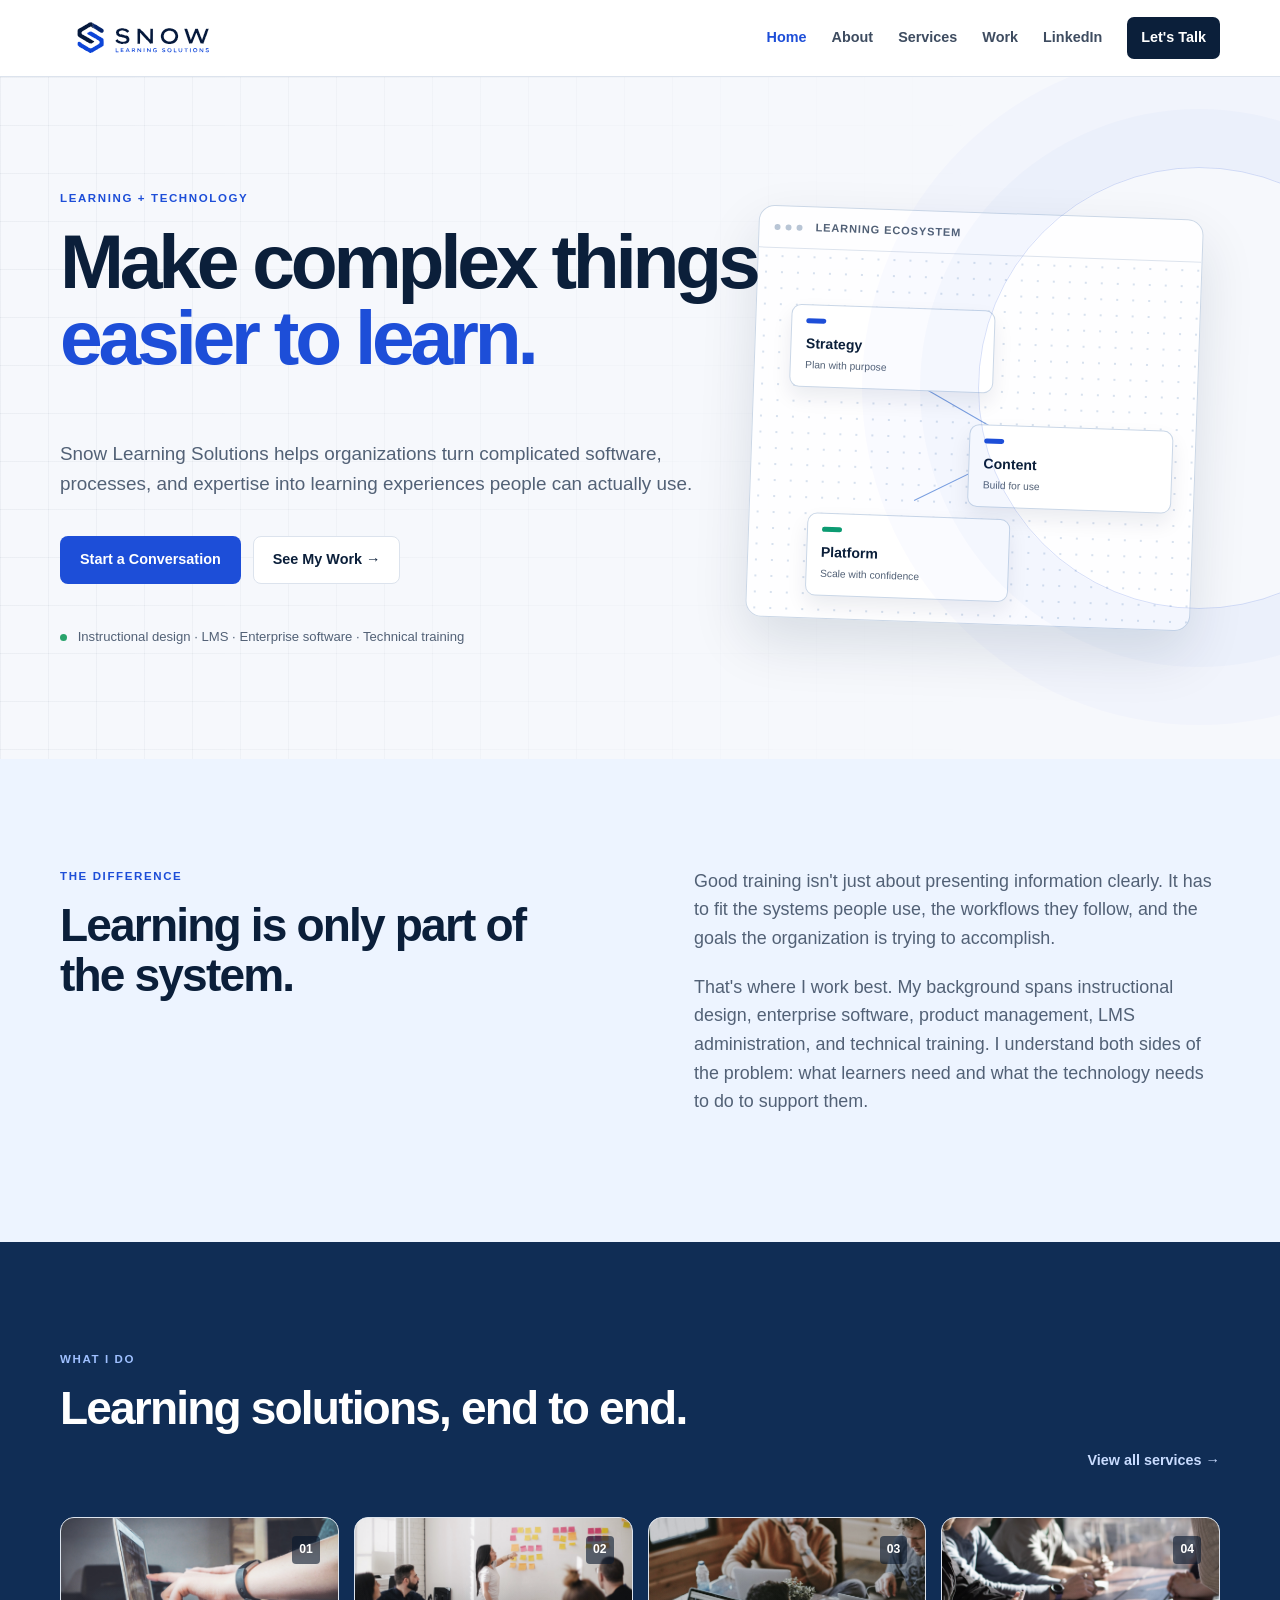
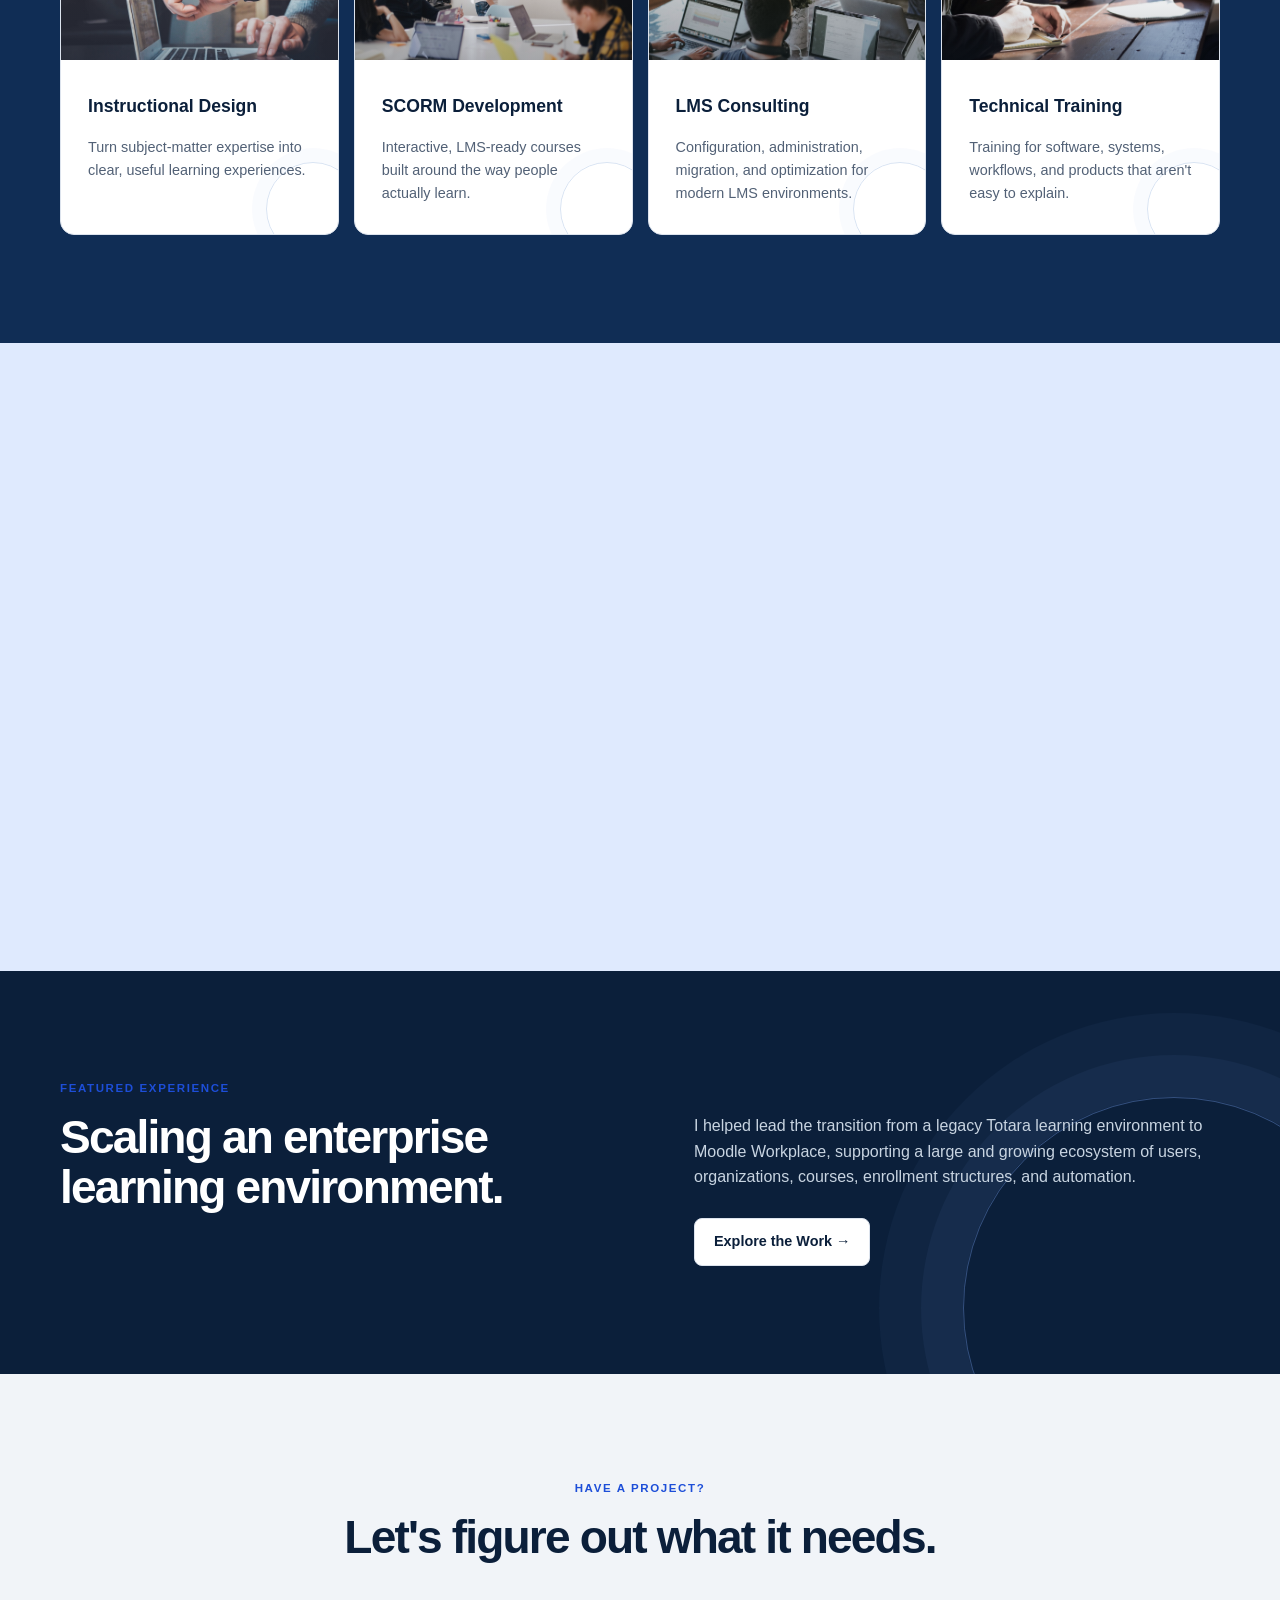
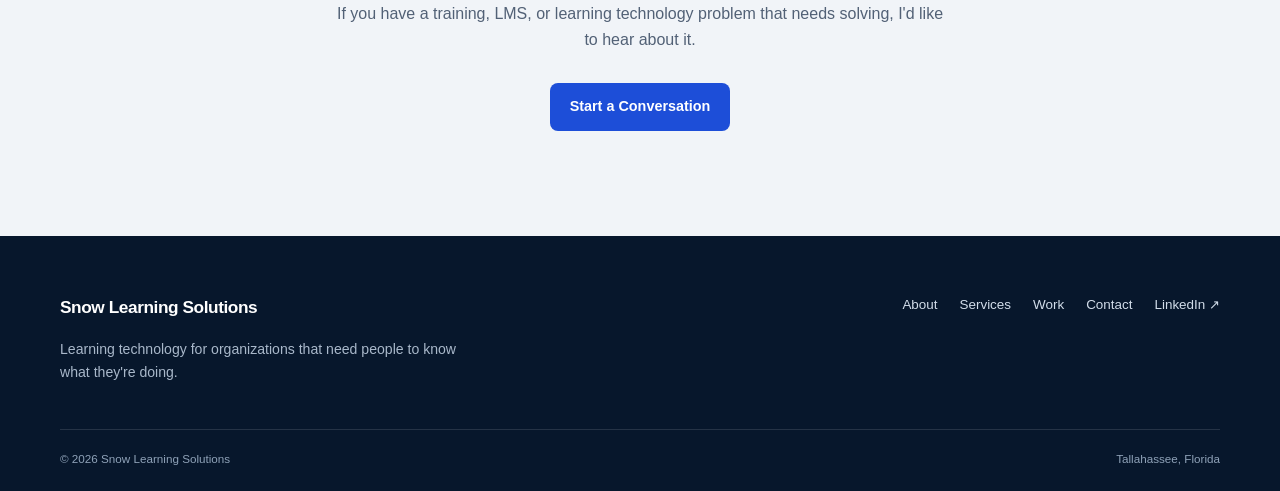
<file: index.html>
<!DOCTYPE html>
<html lang="en">
<head>
  <meta charset="UTF-8">
  <meta name="viewport" content="width=device-width, initial-scale=1.0">
  <title>Snow Learning Solutions | Learning Technology & Instructional Design</title>
  <meta name="description" content="Snow Learning Solutions helps organizations turn complex systems, processes, and expertise into practical digital learning experiences.">
  <link rel="canonical" href="https://maxwaluk1.github.io/snow-learn/">
  <link rel="icon" href="favicon.svg" type="image/svg+xml">
  <meta property="og:title" content="Snow Learning Solutions">
  <meta property="og:description" content="Learning technology, instructional design, SCORM development, and LMS consulting.">
  <meta property="og:type" content="website">
  <meta property="og:url" content="https://maxwaluk1.github.io/snow-learn/">
  <link rel="stylesheet" href="css/style.css">
</head>

<body>
<header class="site-header">
  <div class="container nav-wrap">
    <a href="index.html" class="brand">
      <span class="brand-mark">S</span>
      <span>Snow Learning Solutions</span>
    </a>

    <button class="menu-toggle" aria-label="Open navigation">☰</button>

    <nav class="main-nav">
      <a href="index.html" class="active">Home</a>
      <a href="about.html">About</a>
      <a href="services.html">Services</a>
      <a href="work.html">Work</a>
      <a href="contact.html" class="nav-cta">Let's Talk</a>
    </nav>
  </div>
</header>

<main>

<section class="hero">
  <div class="hero-grid"></div>
  <div class="container hero-content">
    <div class="eyebrow">LEARNING + TECHNOLOGY</div>
    <h1>Make complex things<br><span>easier to learn.</span></h1>

    <p class="hero-copy">
      Snow Learning Solutions helps organizations turn complicated software,
      processes, and expertise into learning experiences people can actually use.
    </p>

    <div class="hero-actions">
      <a href="contact.html" class="button button-primary">Start a Conversation</a>
      <a href="work.html" class="button button-secondary">See My Work →</a>
    </div>

    <div class="hero-note">
      <span class="status-dot"></span>
      Instructional design · LMS · Enterprise software · Technical training
    </div>
  </div>
</section>

<section class="intro-section">
  <div class="container two-column">
    <div>
      <div class="eyebrow">THE DIFFERENCE</div>
      <h2>Learning is only part of the system.</h2>
    </div>

    <div class="intro-copy">
      <p>
        Good training isn't just about presenting information clearly. It has to
        fit the systems people use, the workflows they follow, and the goals
        the organization is trying to accomplish.
      </p>
      <p>
        That's where I work best. My background spans instructional design,
        enterprise software, product management, LMS administration, and
        technical training. I understand both sides of the problem: what
        learners need and what the technology needs to do to support them.
      </p>
    </div>
  </div>
</section>

<section class="services-preview">
  <div class="container">
    <div class="section-heading">
      <div>
        <div class="eyebrow">WHAT I DO</div>
        <h2>Learning solutions, end to end.</h2>
      </div>
      <a href="services.html" class="text-link">View all services →</a>
    </div>

    <div class="service-grid">
      <article class="service-card">
        <span class="card-number">01</span>
        <div class="service-icon">↗</div>
        <h3>Instructional Design</h3>
        <p>Turn subject-matter expertise into clear, useful learning experiences.</p>
      </article>

      <article class="service-card">
        <span class="card-number">02</span>
        <div class="service-icon">▣</div>
        <h3>SCORM Development</h3>
        <p>Interactive, LMS-ready courses built around the way people actually learn.</p>
      </article>

      <article class="service-card">
        <span class="card-number">03</span>
        <div class="service-icon">⌘</div>
        <h3>LMS Consulting</h3>
        <p>Configuration, administration, migration, and optimization for modern LMS environments.</p>
      </article>

      <article class="service-card">
        <span class="card-number">04</span>
        <div class="service-icon">◈</div>
        <h3>Technical Training</h3>
        <p>Training for software, systems, workflows, and products that aren't easy to explain.</p>
      </article>
    </div>
  </div>
</section>

<section class="feature-section">
  <div class="container feature-grid">
    <div class="feature-visual">
      <div class="system-window">
        <div class="window-bar">
          <span></span><span></span><span></span>
        </div>
        <div class="system-content">
          <div class="system-sidebar"></div>
          <div class="system-main">
            <div class="fake-line wide"></div>
            <div class="fake-line"></div>
            <div class="fake-cards">
              <span></span><span></span><span></span>
            </div>
            <div class="fake-line medium"></div>
          </div>
        </div>
      </div>
    </div>

    <div class="feature-copy">
      <div class="eyebrow">A TECHNICAL PERSPECTIVE</div>
      <h2>I don't just build the course. I understand where it lives.</h2>
      <p>
        I've worked inside enterprise LMS platforms, managed large learning
        environments, collaborated with software users and subject-matter
        experts, and helped translate product requirements into training.
      </p>
      <p>
        That means fewer handoffs and fewer surprises between design,
        development, deployment, and the learner's experience.
      </p>
      <a href="about.html" class="text-link">Meet Max →</a>
    </div>
  </div>
</section>

<section class="case-highlight">
  <div class="container">
    <div class="eyebrow">FEATURED EXPERIENCE</div>

    <div class="case-layout">
      <div>
        <h2>Scaling an enterprise learning environment.</h2>
      </div>

      <div>
        <p>
          I helped lead the transition from a legacy Totara learning
          environment to Moodle Workplace, supporting a large and growing
          ecosystem of users, organizations, courses, enrollment structures,
          and automation.
        </p>

        <a href="work.html" class="button button-secondary">Explore the Work →</a>
      </div>
    </div>
  </div>
</section>

<section class="cta-section">
  <div class="container cta-inner">
    <div class="eyebrow">HAVE A PROJECT?</div>
    <h2>Let's figure out what it needs.</h2>
    <p>
      If you have a training, LMS, or learning technology problem that needs
      solving, I'd like to hear about it.
    </p>
    <a href="contact.html" class="button button-primary">Start a Conversation</a>
  </div>
</section>

</main>

<footer class="site-footer">
  <div class="container footer-top">
    <div>
      <a href="index.html" class="brand footer-brand">
        <span class="brand-mark">S</span>
        <span>Snow Learning Solutions</span>
      </a>
      <p>Learning technology for organizations that need people to know what they're doing.</p>
    </div>

    <div class="footer-links">
      <a href="about.html">About</a>
      <a href="services.html">Services</a>
      <a href="work.html">Work</a>
      <a href="contact.html">Contact</a>
      <a href="https://www.linkedin.com/in/maximillian-waluk-916715115/" target="_blank" rel="noopener">LinkedIn ↗</a>
    </div>
  </div>

  <div class="container footer-bottom">
    <span>© 2026 Snow Learning Solutions</span>
    <span>Tallahassee, Florida</span>
  </div>
</footer>

<script src="js/main.js"></script>
</body>
</html>
</file>
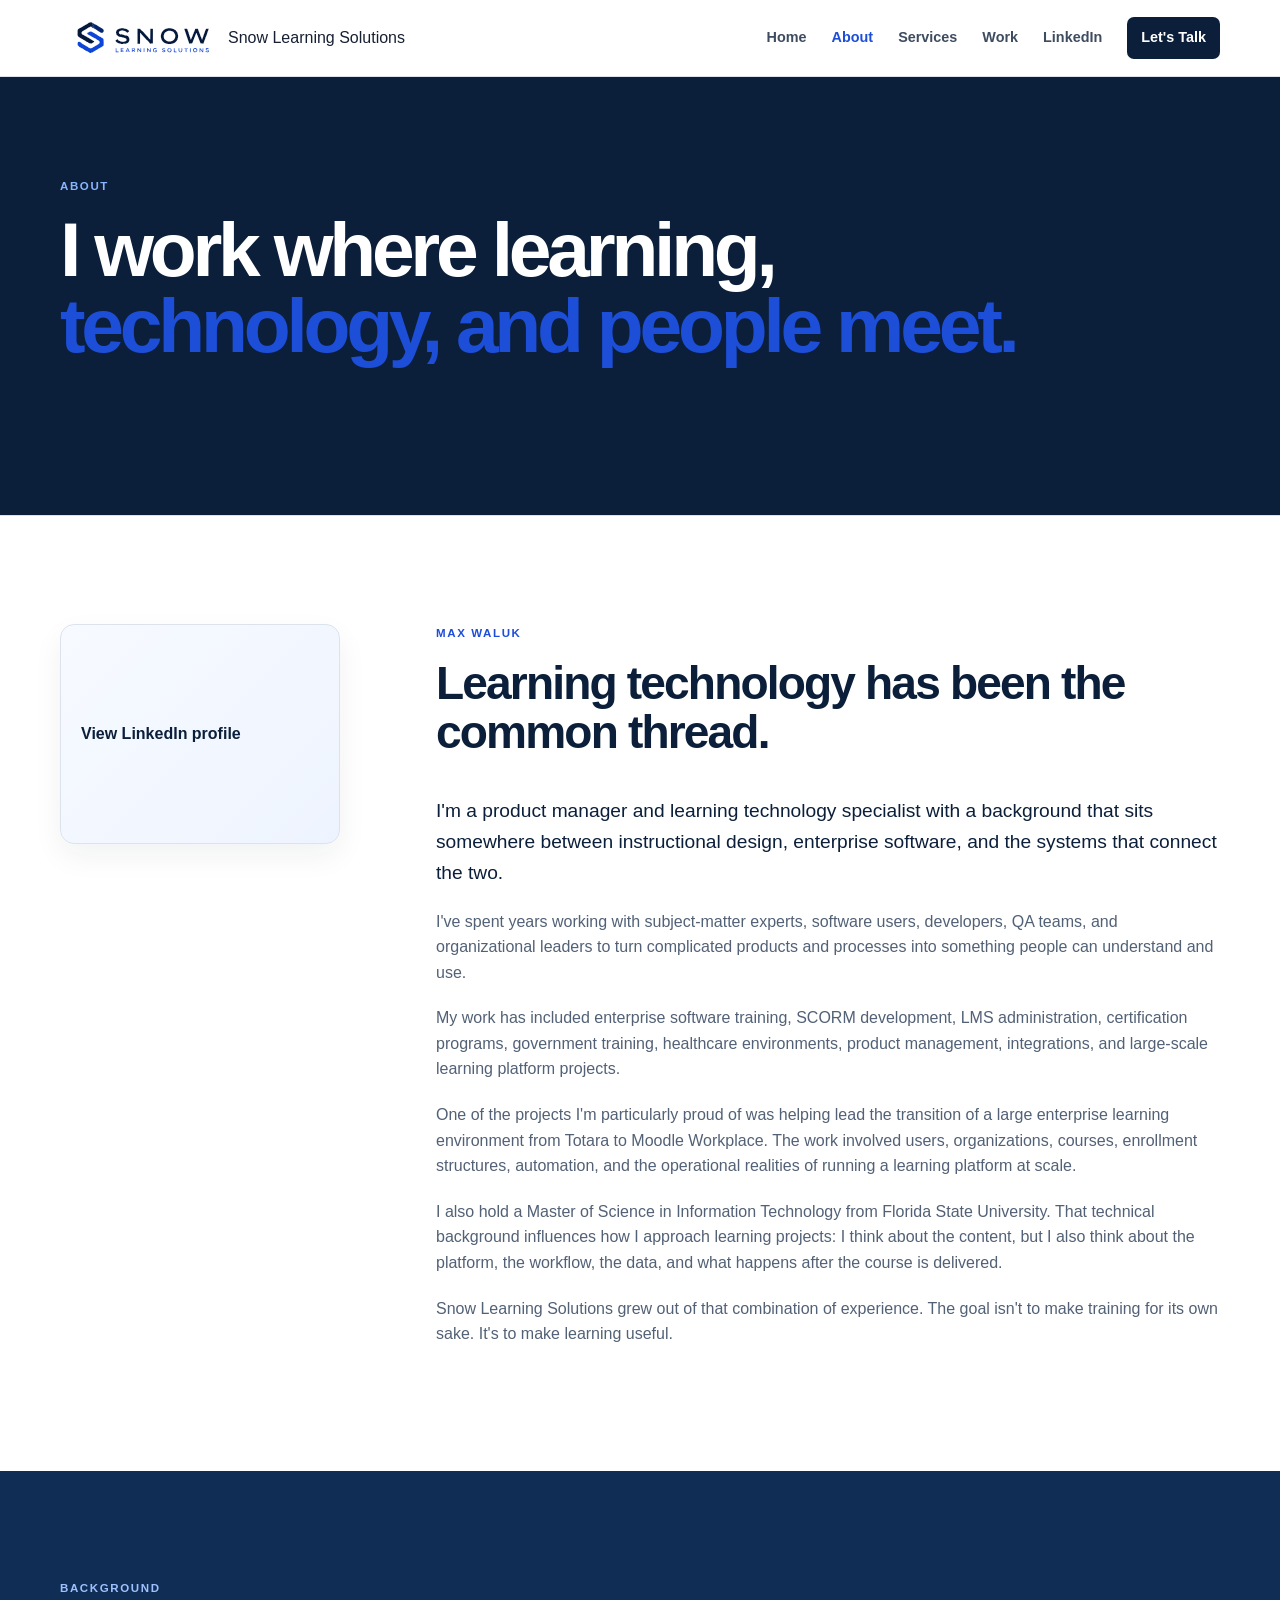
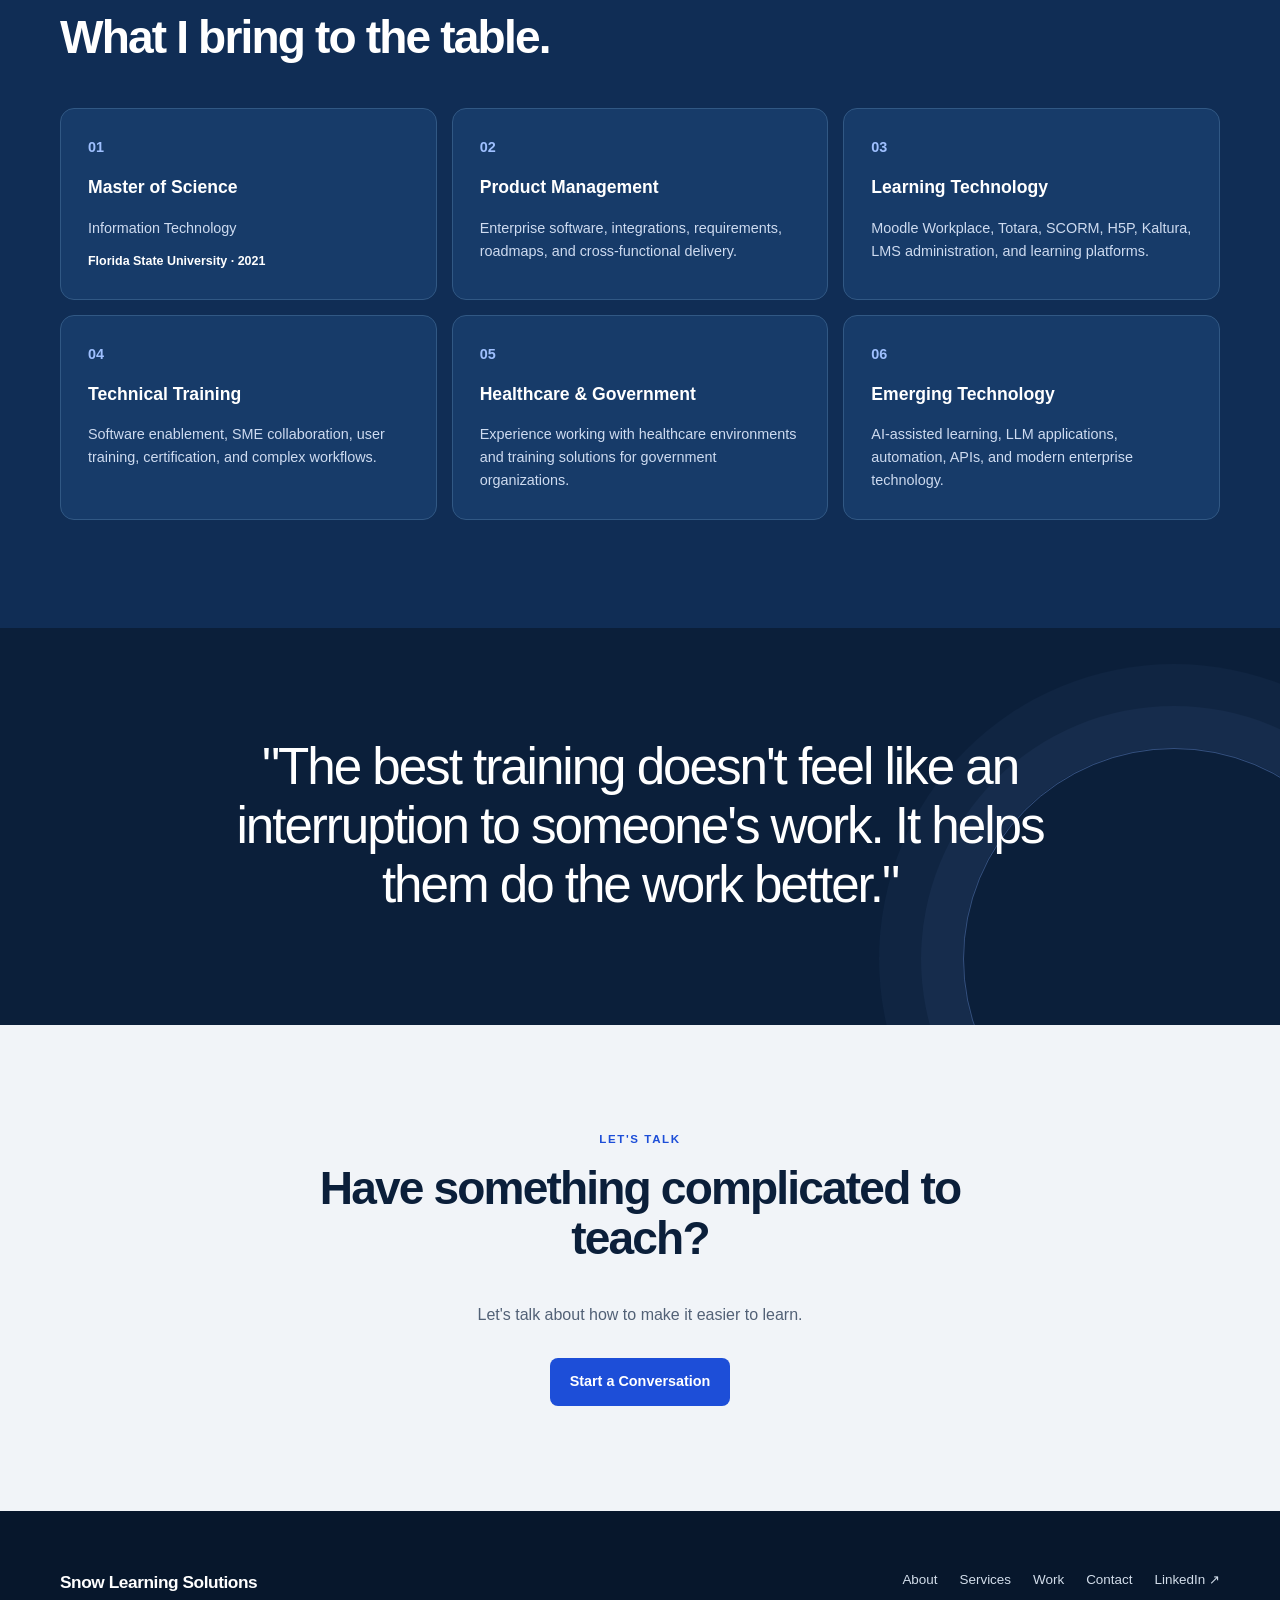
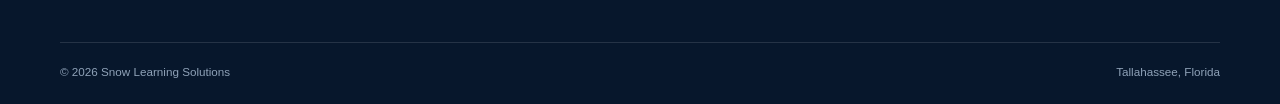
<file: about.html>
<!DOCTYPE html>
<html lang="en">
<head>
  <meta charset="UTF-8">
  <meta name="viewport" content="width=device-width, initial-scale=1.0">
  <title>About Max Waluk | Snow Learning Solutions</title>
  <meta name="description" content="Learn about Max Waluk, a product manager and learning technology specialist focused on instructional design, LMS platforms, enterprise software, and technical training.">
  <link rel="canonical" href="https://maxwaluk1.github.io/snow-learn/about.html">
  <meta property="og:title" content="About | Snow Learning Solutions">
  <meta property="og:description" content="Enterprise learning technology experience from Max Waluk.">
  <meta property="og:type" content="website">
  <meta property="og:url" content="https://maxwaluk1.github.io/snow-learn/about.html">
  <link rel="icon" href="favicon.svg" type="image/svg+xml">
  <link rel="stylesheet" href="css/style.css">
</head>

<body>

<header class="site-header">
  <div class="container nav-wrap">
  <a href="index.html" class="brand">
    <img src="assets/images/logo.svg"
         alt="Snow Learning Solutions"
         class="brand-logo">
    <span>Snow Learning Solutions</span>
</a>
    <button class="menu-toggle" aria-label="Open navigation">☰</button>
    <nav class="main-nav">
      <a href="index.html">Home</a>
      <a href="about.html" class="active">About</a>
      <a href="services.html">Services</a>
      <a href="work.html">Work</a>
      <a href="contact.html" class="nav-cta">Let's Talk</a>
    </nav>
  </div>
</header>

<main>

<section class="page-hero">
  <div class="container">
    <div class="eyebrow">ABOUT</div>
    <h1>I work where learning,<br><span>technology, and people meet.</span></h1>
  </div>
</section>

<section class="about-main">
  <div class="container about-grid">

  

      <div class="linkedin-badge-card" id="linkedin-badge-card">
        <!-- Single LinkedIn profile badge (responsive) -->
        <div class="badge-base LI-profile-badge" data-version="v1" data-size="medium" data-locale="en_US" data-type="VERTICAL" data-theme="light" data-vanity="maximillian-waluk-916715115" aria-label="LinkedIn profile badge">
          <a class="badge-base__link LI-simple-link" href="https://www.linkedin.com/in/maximillian-waluk-916715115?trk=profile-badge" target="_blank" rel="noopener">View LinkedIn profile</a>
        </div>
      </div>
    
    <div class="about-copy">
      <div class="eyebrow">MAX WALUK</div>
      <h2>Learning technology has been the common thread.</h2>

      <p class="lead">
        I'm a product manager and learning technology specialist with a
        background that sits somewhere between instructional design,
        enterprise software, and the systems that connect the two.
      </p>

      <p>
        I've spent years working with subject-matter experts, software users,
        developers, QA teams, and organizational leaders to turn complicated
        products and processes into something people can understand and use.
      </p>

      <p>
        My work has included enterprise software training, SCORM development,
        LMS administration, certification programs, government training,
        healthcare environments, product management, integrations, and
        large-scale learning platform projects.
      </p>

      <p>
        One of the projects I'm particularly proud of was helping lead the
        transition of a large enterprise learning environment from Totara to
        Moodle Workplace. The work involved users, organizations, courses,
        enrollment structures, automation, and the operational realities of
        running a learning platform at scale.
      </p>

      <p>
        I also hold a Master of Science in Information Technology from Florida
        State University. That technical background influences how I approach
        learning projects: I think about the content, but I also think about
        the platform, the workflow, the data, and what happens after the course
        is delivered.
      </p>

      <p>
        Snow Learning Solutions grew out of that combination of experience.
        The goal isn't to make training for its own sake. It's to make learning
        useful.
      </p>
    </div>
  </div>
</section>

<section class="credentials-section">
  <div class="container">
    <div class="eyebrow">BACKGROUND</div>
    <h2>What I bring to the table.</h2>

    <div class="credential-grid">

      <article class="credential credential-feature">
        <span class="credential-icon">01</span>
        <h3>Master of Science</h3>
        <p>Information Technology</p>
        <strong>Florida State University · 2021</strong>
      </article>

      <article class="credential">
        <span class="credential-icon">02</span>
        <h3>Product Management</h3>
        <p>Enterprise software, integrations, requirements, roadmaps, and cross-functional delivery.</p>
      </article>

      <article class="credential">
        <span class="credential-icon">03</span>
        <h3>Learning Technology</h3>
        <p>Moodle Workplace, Totara, SCORM, H5P, Kaltura, LMS administration, and learning platforms.</p>
      </article>

      <article class="credential">
        <span class="credential-icon">04</span>
        <h3>Technical Training</h3>
        <p>Software enablement, SME collaboration, user training, certification, and complex workflows.</p>
      </article>

      <article class="credential">
        <span class="credential-icon">05</span>
        <h3>Healthcare & Government</h3>
        <p>Experience working with healthcare environments and training solutions for government organizations.</p>
      </article>

      <article class="credential">
        <span class="credential-icon">06</span>
        <h3>Emerging Technology</h3>
        <p>AI-assisted learning, LLM applications, automation, APIs, and modern enterprise technology.</p>
      </article>

    </div>
  </div>
</section>

<section class="about-quote">
  <div class="container">
    <blockquote>
      "The best training doesn't feel like an interruption to someone's work.
      It helps them do the work better."
    </blockquote>
  </div>
</section>

<section class="cta-section">
  <div class="container cta-inner">
    <div class="eyebrow">LET'S TALK</div>
    <h2>Have something complicated to teach?</h2>
    <p>Let's talk about how to make it easier to learn.</p>
    <a href="contact.html" class="button button-primary">Start a Conversation</a>
  </div>
</section>

</main>

<footer class="site-footer">
  <div class="container footer-top">
    <div>
      <a href="index.html" class="brand footer-brand">
        <span class="brand-mark">S</span>
        <span>Snow Learning Solutions</span>
      </a>
    </div>

    <div class="footer-links">
      <a href="about.html">About</a>
      <a href="services.html">Services</a>
      <a href="work.html">Work</a>
      <a href="contact.html">Contact</a>
      <a href="https://www.linkedin.com/in/maximillian-waluk-916715115/" target="_blank" rel="noopener">LinkedIn ↗</a>
    </div>
  </div>

  <div class="container footer-bottom">
    <span>© 2026 Snow Learning Solutions</span>
    <span>Tallahassee, Florida</span>
  </div>
</footer>

<script src="https://platform.linkedin.com/badges/js/profile.js" async defer type="text/javascript"></script>
<script src="js/main.js"></script>
</body>
</html>
</file>
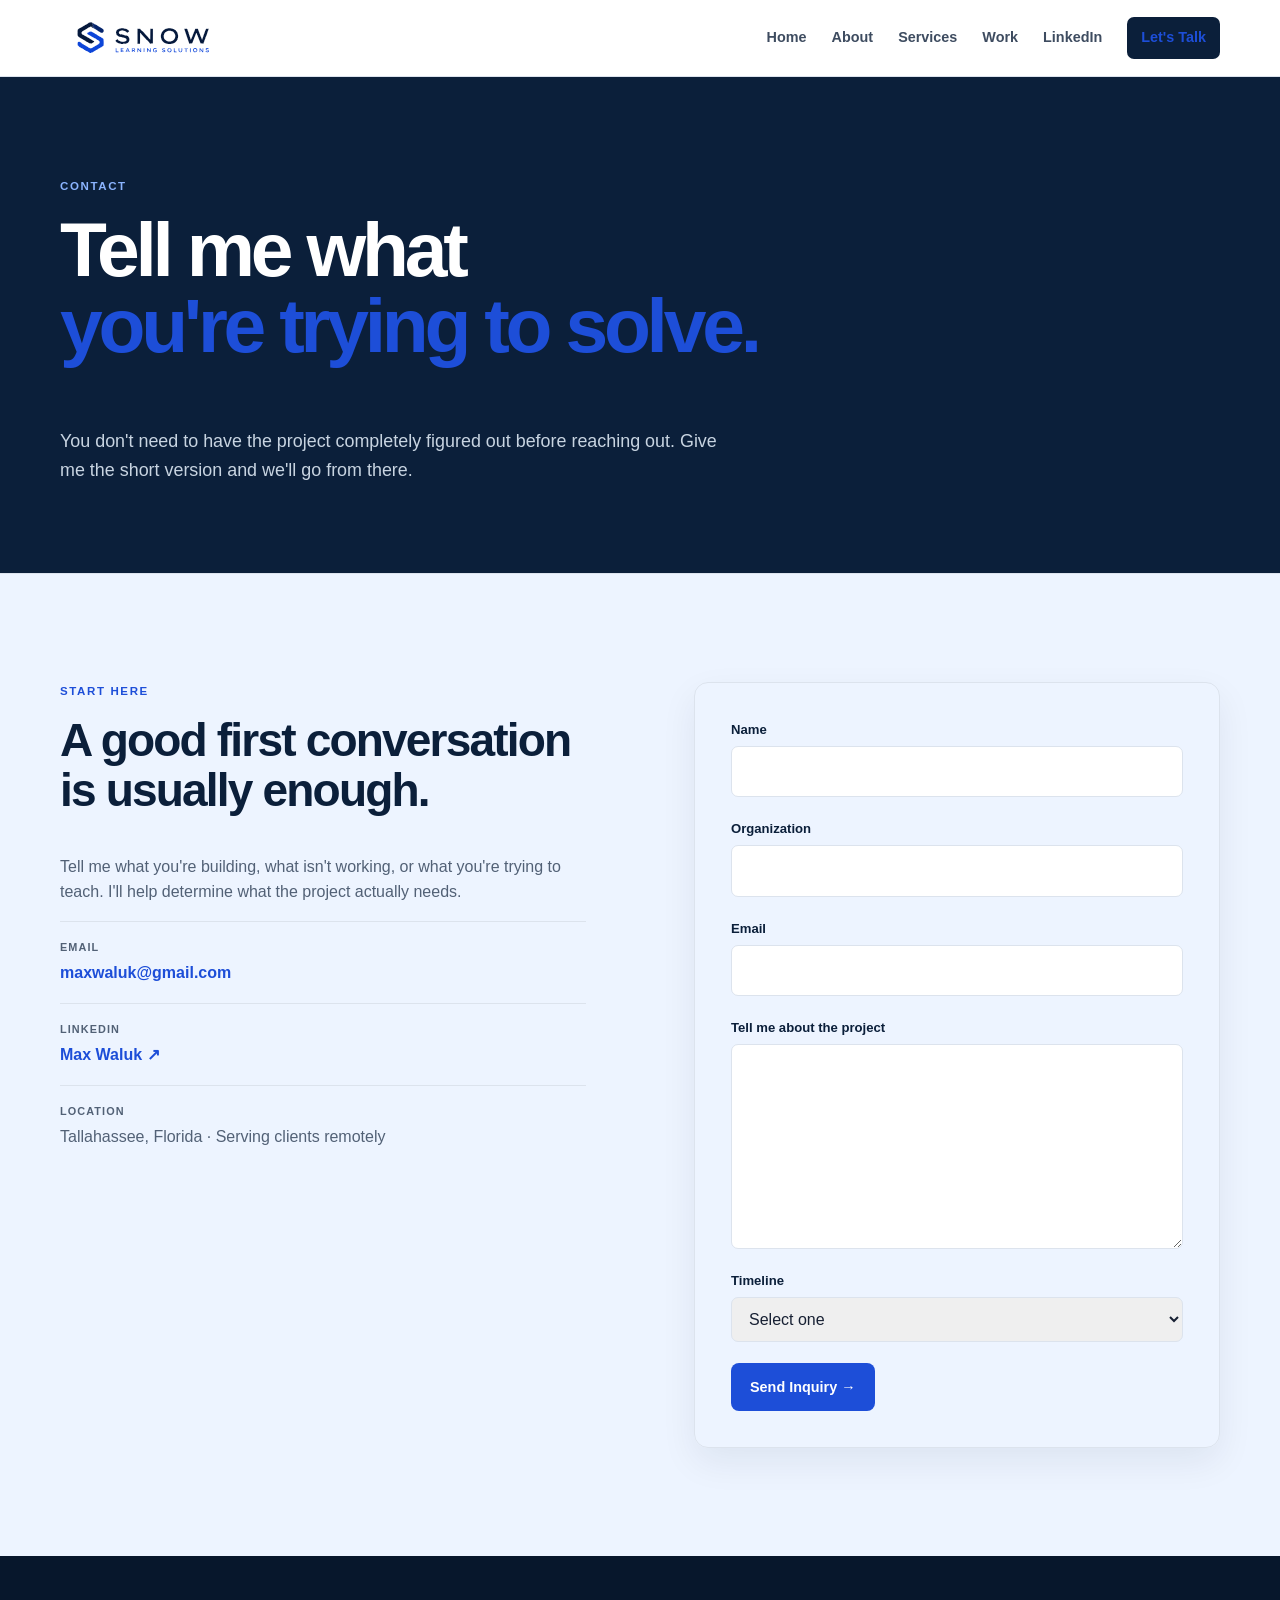
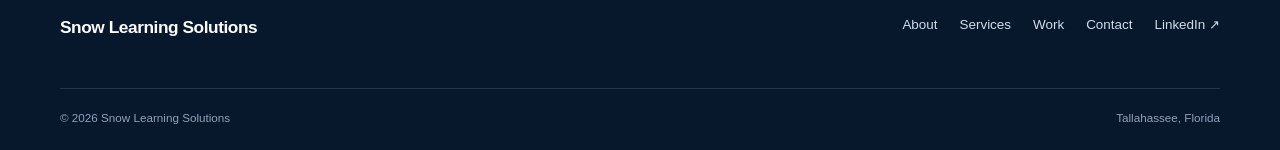
<file: contact.html>
<!DOCTYPE html>
<html lang="en">
<head>
  <meta charset="UTF-8">
  <meta name="viewport" content="width=device-width, initial-scale=1.0">
  <title>Contact | Snow Learning Solutions</title>
  <meta name="description" content="Contact Snow Learning Solutions about instructional design, SCORM development, LMS consulting, or technical training.">
  <link rel="canonical" href="https://maxwaluk1.github.io/snow-learn/contact.html">
  <meta property="og:title" content="Contact | Snow Learning Solutions">
  <meta property="og:description" content="Start a conversation about your learning technology project.">
  <meta property="og:type" content="website">
  <meta property="og:url" content="https://maxwaluk1.github.io/snow-learn/contact.html">
  <link rel="icon" href="favicon.svg" type="image/svg+xml">
  <link rel="stylesheet" href="css/style.css">
</head>

<body>

<header class="site-header">
  <div class="container nav-wrap">
    <a href="index.html" class="brand">
      <span class="brand-mark">S</span>
      <span>Snow Learning Solutions</span>
    </a>
    <button class="menu-toggle" aria-label="Open navigation">☰</button>
    <nav class="main-nav">
      <a href="index.html">Home</a>
      <a href="about.html">About</a>
      <a href="services.html">Services</a>
      <a href="work.html">Work</a>
      <a href="contact.html" class="nav-cta active">Let's Talk</a>
    </nav>
  </div>
</header>

<main>

<section class="page-hero contact-hero">
  <div class="container">
    <div class="eyebrow">CONTACT</div>
    <h1>Tell me what<br><span>you're trying to solve.</span></h1>
    <p class="page-intro">
      You don't need to have the project completely figured out before reaching
      out. Give me the short version and we'll go from there.
    </p>
  </div>
</section>

<section class="contact-section">
  <div class="container contact-grid">

    <div class="contact-info">
      <div class="eyebrow">START HERE</div>
      <h2>A good first conversation is usually enough.</h2>
      <p>
        Tell me what you're building, what isn't working, or what you're trying
        to teach. I'll help determine what the project actually needs.
      </p>

      <div class="contact-detail">
        <span>Email</span>
        <a href="mailto:maxwaluk@gmail.com">maxwaluk@gmail.com</a>
      </div>

      <div class="contact-detail">
        <span>LinkedIn</span>
        <a href="https://www.linkedin.com/in/maximillian-waluk-916715115/" target="_blank" rel="noopener">
          Max Waluk ↗
        </a>
      </div>

      <div class="contact-detail">
        <span>Location</span>
        <p>Tallahassee, Florida · Serving clients remotely</p>
      </div>
    </div>

    <div class="contact-card">
    
      <form action="https://formspree.io/f/mpqvvdrp" method="POST">

        <label for="name">Name</label>
        <input type="text" id="name" name="name" required>

        <label for="organization">Organization</label>
        <input type="text" id="organization" name="organization">

        <label for="email">Email</label>
        <input type="email" id="email" name="email" required>

        <label for="project">Tell me about the project</label>
        <textarea id="project" name="project" rows="7" required></textarea>

        <label for="timeline">Timeline</label>
        <select id="timeline" name="timeline">
          <option value="">Select one</option>
          <option>As soon as possible</option>
          <option>Within 30 days</option>
          <option>1–3 months</option>
          <option>Exploring / no fixed timeline</option>
        </select>

        <button type="submit" class="button button-primary form-submit">
          Send Inquiry →
        </button>

      </form>
    </div>

  </div>
</section>

</main>

<footer class="site-footer">
  <div class="container footer-top">
    <div>
      <a href="index.html" class="brand footer-brand">
        <span class="brand-mark">S</span>
        <span>Snow Learning Solutions</span>
      </a>
    </div>

    <div class="footer-links">
      <a href="about.html">About</a>
      <a href="services.html">Services</a>
      <a href="work.html">Work</a>
      <a href="contact.html">Contact</a>
      <a href="https://www.linkedin.com/in/maximillian-waluk-916715115/" target="_blank" rel="noopener">LinkedIn ↗</a>
    </div>
  </div>

  <div class="container footer-bottom">
    <span>© 2026 Snow Learning Solutions</span>
    <span>Tallahassee, Florida</span>
  </div>
</footer>

<script src="js/main.js"></script>
</body>
</html>
</file>
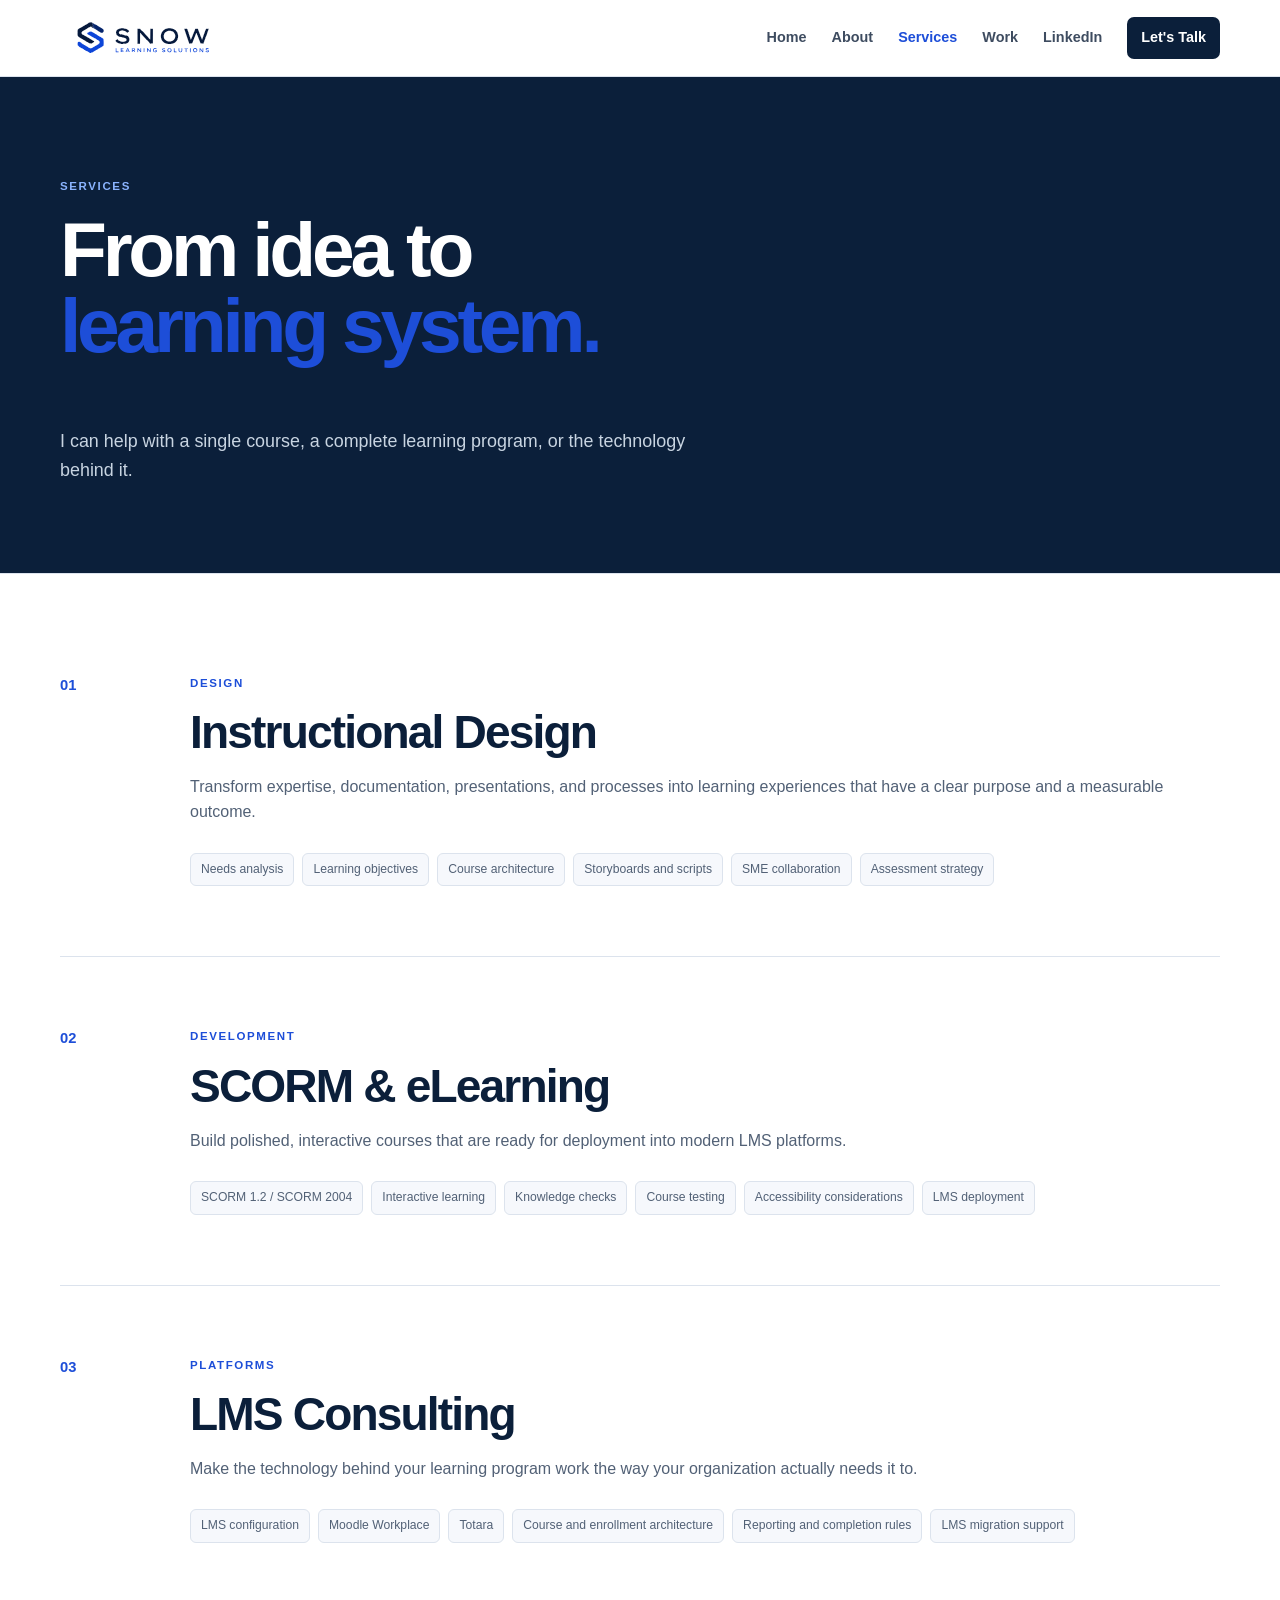
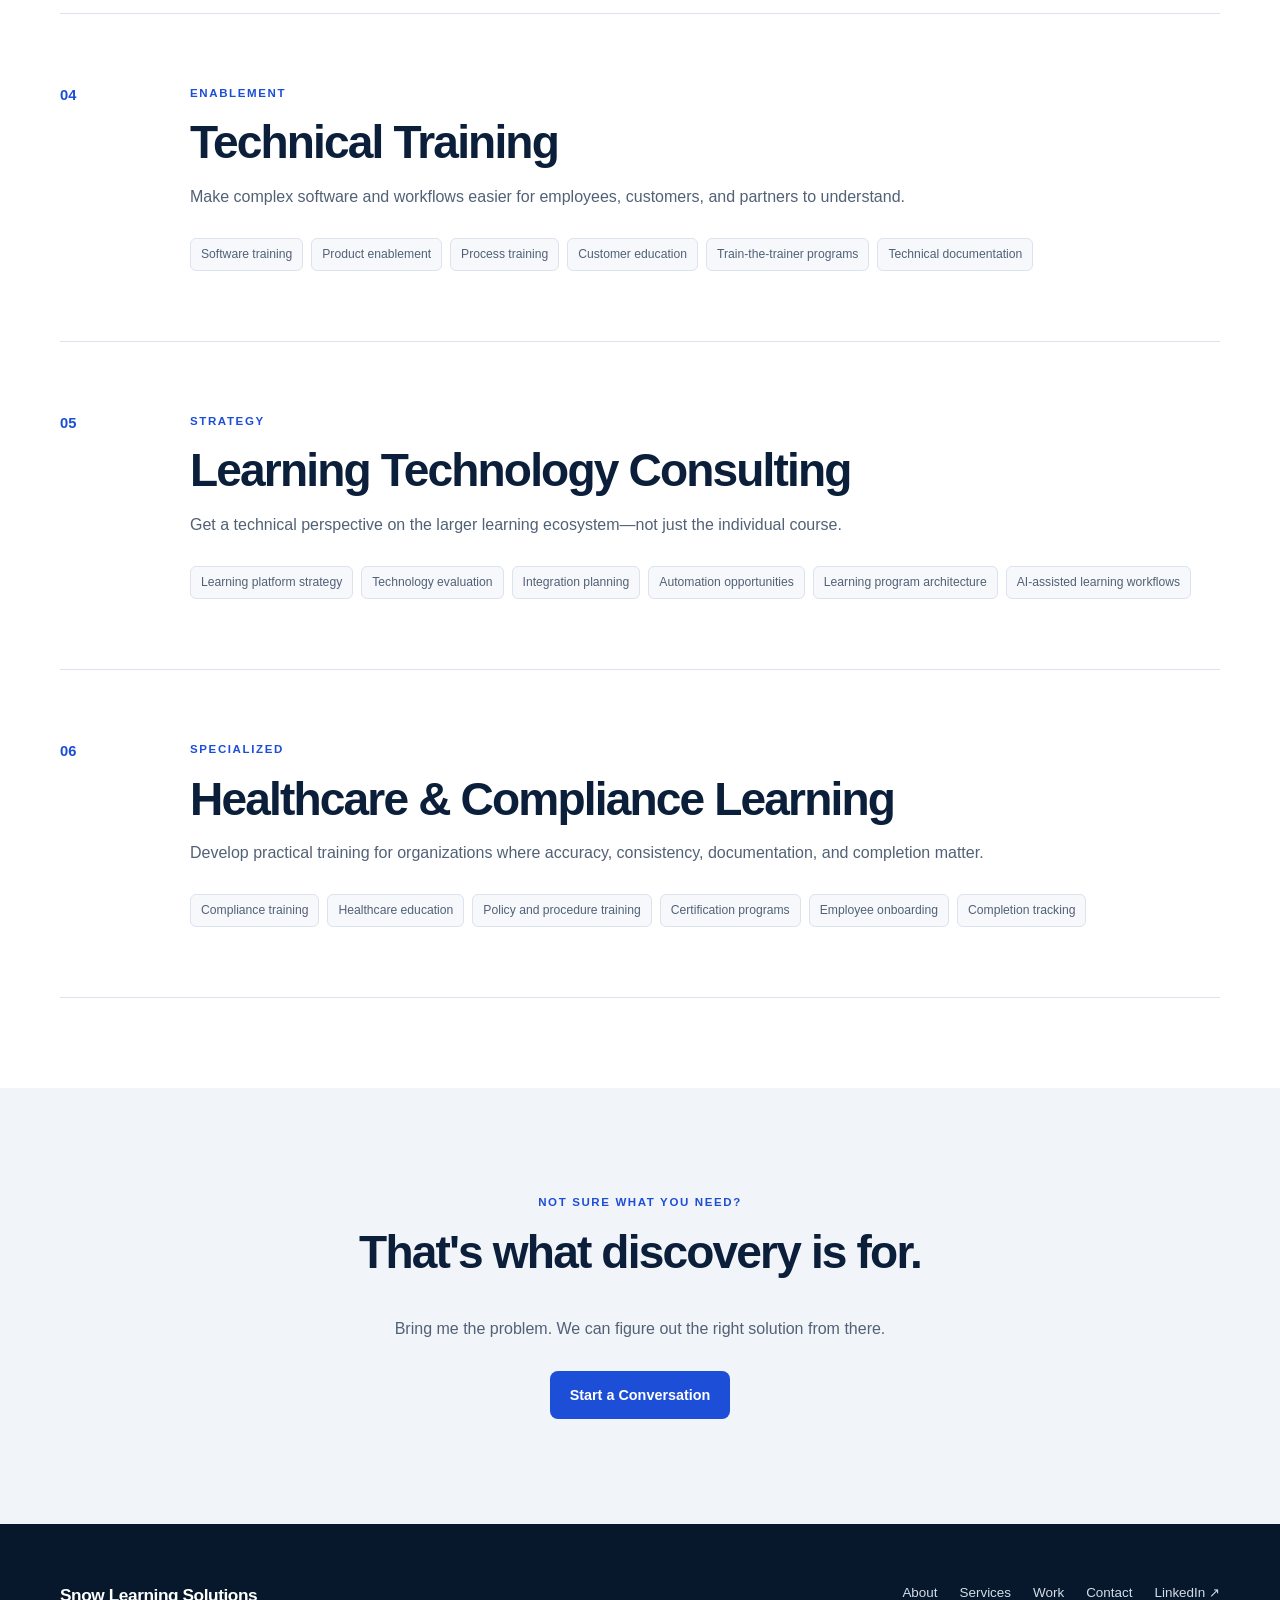
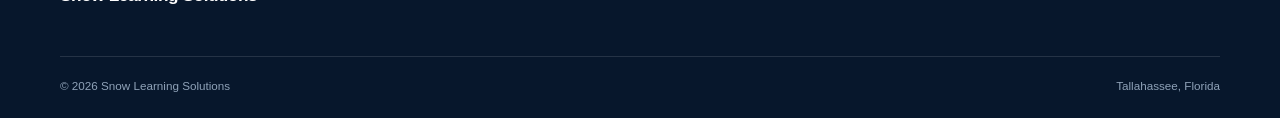
<file: services.html>
<!DOCTYPE html>
<html lang="en">
<head>
  <meta charset="UTF-8">
  <meta name="viewport" content="width=device-width, initial-scale=1.0">
  <title>Services | Snow Learning Solutions</title>
  <meta name="description" content="Instructional design, SCORM development, LMS consulting, Moodle Workplace, technical training, and learning technology services.">
  <link rel="canonical" href="https://maxwaluk1.github.io/snow-learn/services.html">
  <meta property="og:title" content="Services | Snow Learning Solutions">
  <meta property="og:description" content="Instructional design, SCORM, Moodle Workplace, and LMS consulting.">
  <meta property="og:type" content="website">
  <meta property="og:url" content="https://maxwaluk1.github.io/snow-learn/services.html">
  <link rel="icon" href="favicon.svg" type="image/svg+xml">
  <link rel="stylesheet" href="css/style.css">
</head>

<body>

<header class="site-header">
  <div class="container nav-wrap">
    <a href="index.html" class="brand">
      <span class="brand-mark">S</span>
      <span>Snow Learning Solutions</span>
    </a>
    <button class="menu-toggle" aria-label="Open navigation">☰</button>
    <nav class="main-nav">
      <a href="index.html">Home</a>
      <a href="about.html">About</a>
      <a href="services.html" class="active">Services</a>
      <a href="work.html">Work</a>
      <a href="contact.html" class="nav-cta">Let's Talk</a>
    </nav>
  </div>
</header>

<main>

<section class="page-hero">
  <div class="container">
    <div class="eyebrow">SERVICES</div>
    <h1>From idea to<br><span>learning system.</span></h1>
    <p class="page-intro">
      I can help with a single course, a complete learning program, or the
      technology behind it.
    </p>
  </div>
</section>

<section class="services-list">
  <div class="container">

    <article class="service-large">
      <div class="service-large-number">01</div>
      <div>
        <div class="eyebrow">DESIGN</div>
        <h2>Instructional Design</h2>
        <p>
          Transform expertise, documentation, presentations, and processes
          into learning experiences that have a clear purpose and a measurable
          outcome.
        </p>
        <ul>
          <li>Needs analysis</li>
          <li>Learning objectives</li>
          <li>Course architecture</li>
          <li>Storyboards and scripts</li>
          <li>SME collaboration</li>
          <li>Assessment strategy</li>
        </ul>
      </div>
    </article>

    <article class="service-large">
      <div class="service-large-number">02</div>
      <div>
        <div class="eyebrow">DEVELOPMENT</div>
        <h2>SCORM & eLearning</h2>
        <p>
          Build polished, interactive courses that are ready for deployment
          into modern LMS platforms.
        </p>
        <ul>
          <li>SCORM 1.2 / SCORM 2004</li>
          <li>Interactive learning</li>
          <li>Knowledge checks</li>
          <li>Course testing</li>
          <li>Accessibility considerations</li>
          <li>LMS deployment</li>
        </ul>
      </div>
    </article>

    <article class="service-large">
      <div class="service-large-number">03</div>
      <div>
        <div class="eyebrow">PLATFORMS</div>
        <h2>LMS Consulting</h2>
        <p>
          Make the technology behind your learning program work the way your
          organization actually needs it to.
        </p>
        <ul>
          <li>LMS configuration</li>
          <li>Moodle Workplace</li>
          <li>Totara</li>
          <li>Course and enrollment architecture</li>
          <li>Reporting and completion rules</li>
          <li>LMS migration support</li>
        </ul>
      </div>
    </article>

    <article class="service-large">
      <div class="service-large-number">04</div>
      <div>
        <div class="eyebrow">ENABLEMENT</div>
        <h2>Technical Training</h2>
        <p>
          Make complex software and workflows easier for employees, customers,
          and partners to understand.
        </p>
        <ul>
          <li>Software training</li>
          <li>Product enablement</li>
          <li>Process training</li>
          <li>Customer education</li>
          <li>Train-the-trainer programs</li>
          <li>Technical documentation</li>
        </ul>
      </div>
    </article>

    <article class="service-large">
      <div class="service-large-number">05</div>
      <div>
        <div class="eyebrow">STRATEGY</div>
        <h2>Learning Technology Consulting</h2>
        <p>
          Get a technical perspective on the larger learning ecosystem—not
          just the individual course.
        </p>
        <ul>
          <li>Learning platform strategy</li>
          <li>Technology evaluation</li>
          <li>Integration planning</li>
          <li>Automation opportunities</li>
          <li>Learning program architecture</li>
          <li>AI-assisted learning workflows</li>
        </ul>
      </div>
    </article>

    <article class="service-large">
      <div class="service-large-number">06</div>
      <div>
        <div class="eyebrow">SPECIALIZED</div>
        <h2>Healthcare & Compliance Learning</h2>
        <p>
          Develop practical training for organizations where accuracy,
          consistency, documentation, and completion matter.
        </p>
        <ul>
          <li>Compliance training</li>
          <li>Healthcare education</li>
          <li>Policy and procedure training</li>
          <li>Certification programs</li>
          <li>Employee onboarding</li>
          <li>Completion tracking</li>
        </ul>
      </div>
    </article>

  </div>
</section>

<section class="cta-section">
  <div class="container cta-inner">
    <div class="eyebrow">NOT SURE WHAT YOU NEED?</div>
    <h2>That's what discovery is for.</h2>
    <p>
      Bring me the problem. We can figure out the right solution from there.
    </p>
    <a href="contact.html" class="button button-primary">Start a Conversation</a>
  </div>
</section>

</main>

<footer class="site-footer">
  <div class="container footer-top">
    <div>
      <a href="index.html" class="brand footer-brand">
        <span class="brand-mark">S</span>
        <span>Snow Learning Solutions</span>
      </a>
    </div>
    <div class="footer-links">
      <a href="about.html">About</a>
      <a href="services.html">Services</a>
      <a href="work.html">Work</a>
      <a href="contact.html">Contact</a>
      <a href="https://www.linkedin.com/in/maximillian-waluk-916715115/" target="_blank" rel="noopener">LinkedIn ↗</a>
    </div>
  </div>
  <div class="container footer-bottom">
    <span>© 2026 Snow Learning Solutions</span>
    <span>Tallahassee, Florida</span>
  </div>
</footer>

<script src="js/main.js"></script>
</body>
</html>
</file>
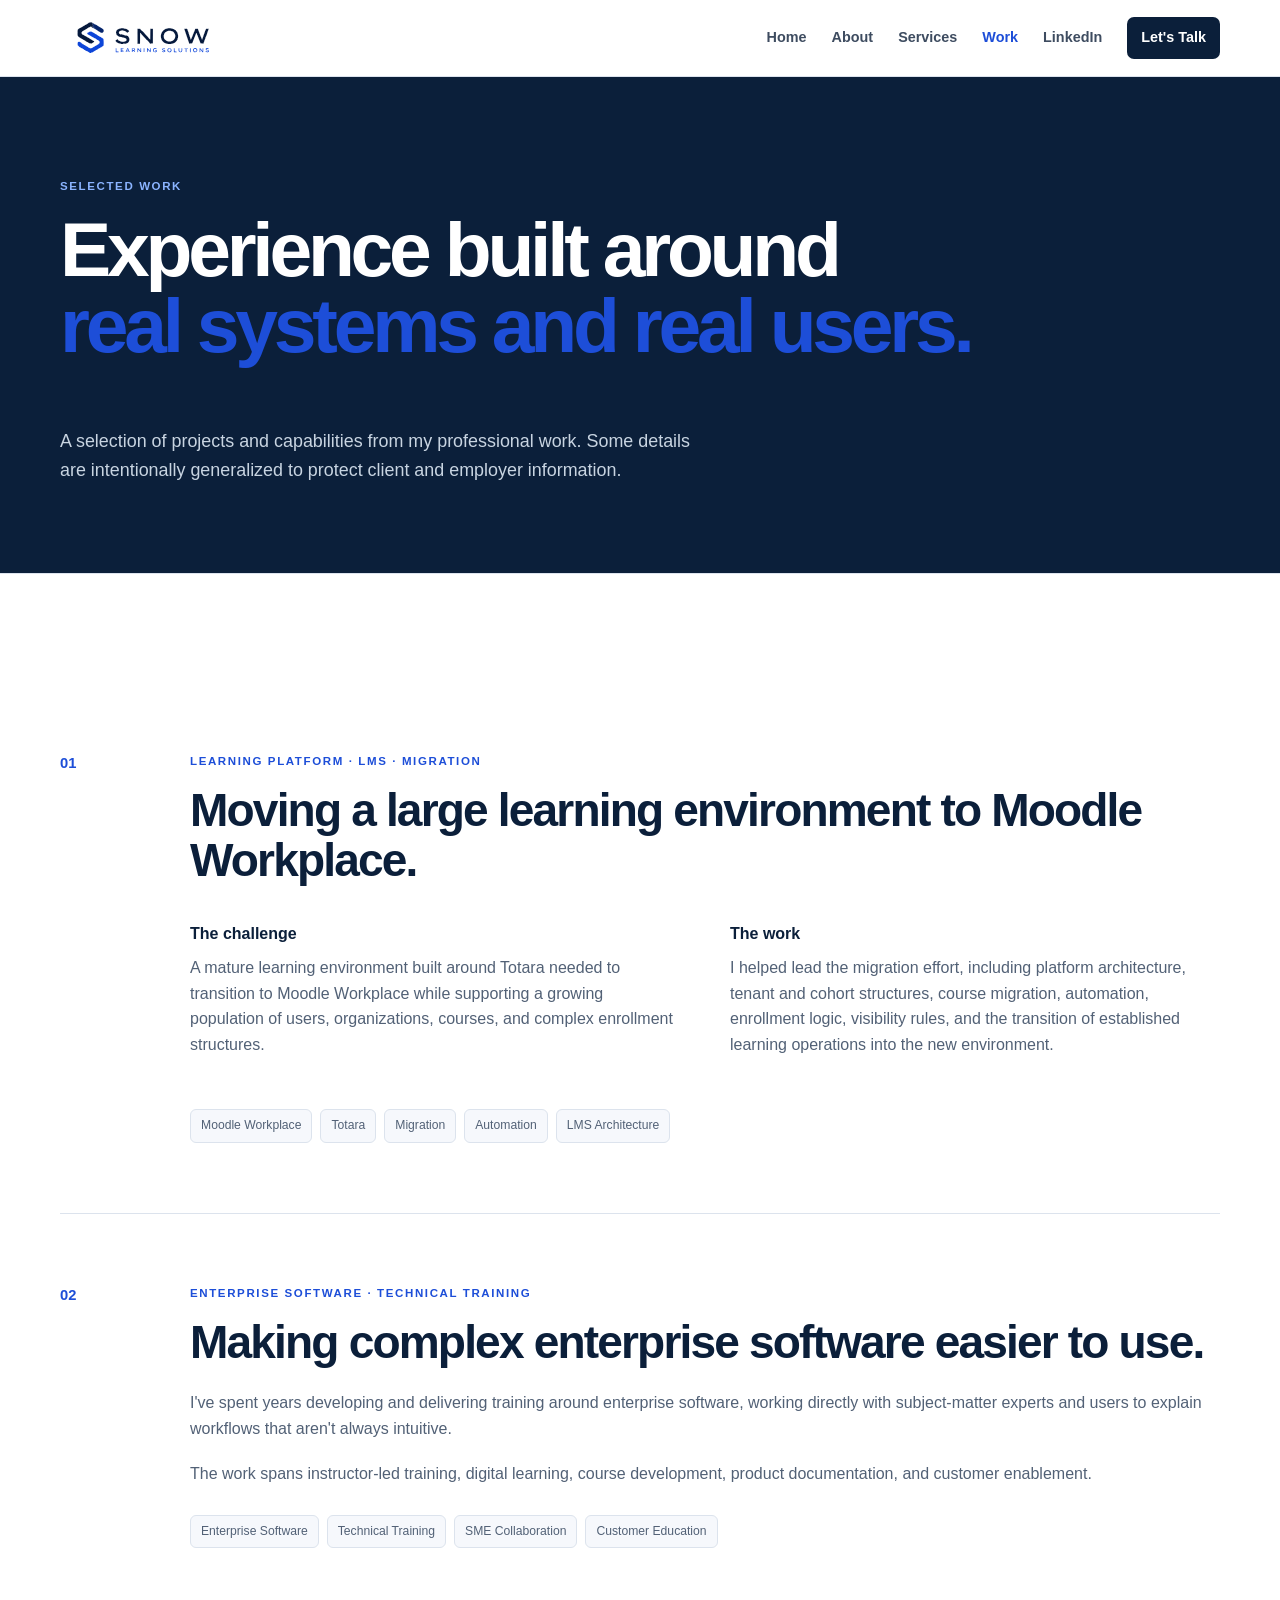
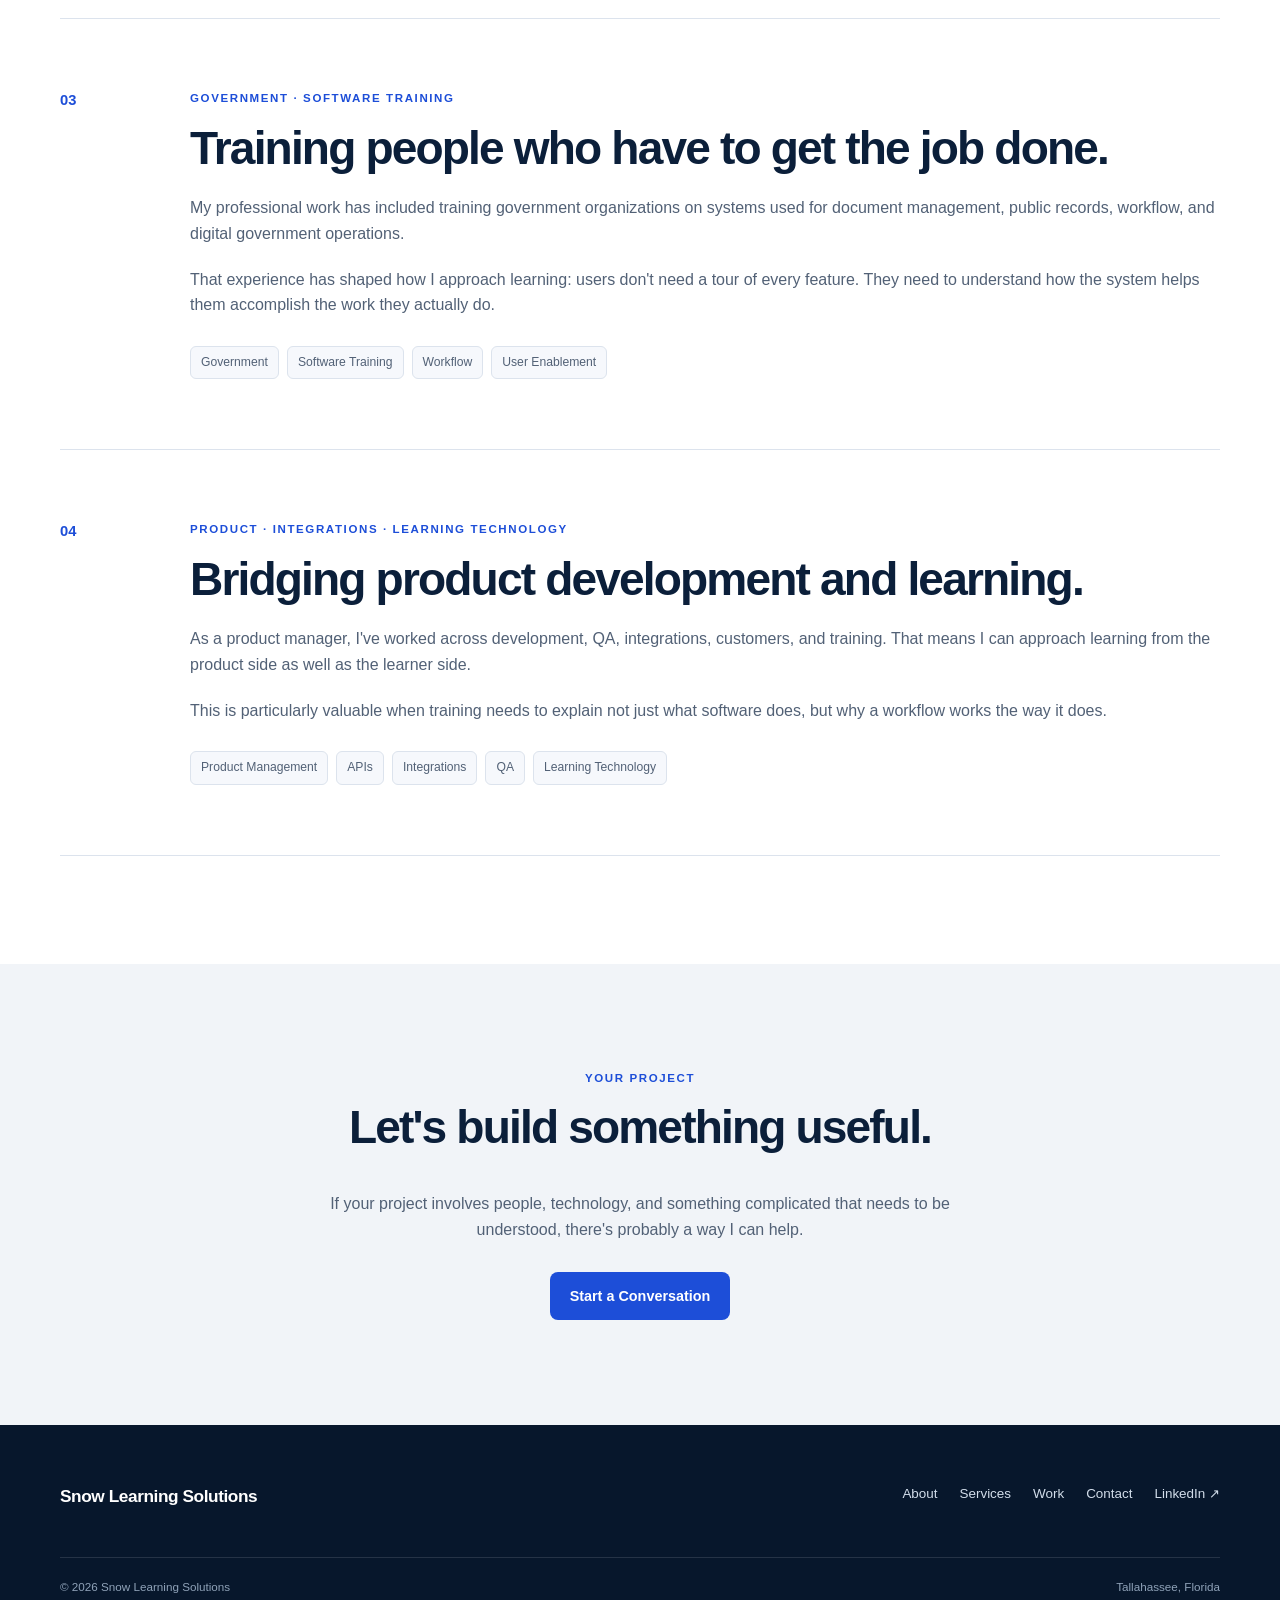
<file: work.html>
<!DOCTYPE html>
<html lang="en">
<head>
  <meta charset="UTF-8">
  <meta name="viewport" content="width=device-width, initial-scale=1.0">
  <title>Work & Experience | Snow Learning Solutions</title>
  <meta name="description" content="Selected learning technology, LMS, enterprise software training, and instructional design experience from Snow Learning Solutions.">
  <link rel="canonical" href="https://maxwaluk1.github.io/snow-learn/work.html">
  <meta property="og:title" content="Work | Snow Learning Solutions">
  <meta property="og:description" content="Selected enterprise LMS and learning technology experience.">
  <meta property="og:type" content="website">
  <meta property="og:url" content="https://maxwaluk1.github.io/snow-learn/work.html">
  <link rel="icon" href="favicon.svg" type="image/svg+xml">
  <link rel="stylesheet" href="css/style.css">
</head>

<body>

<header class="site-header">
  <div class="container nav-wrap">
    <a href="index.html" class="brand">
      <span class="brand-mark">S</span>
      <span>Snow Learning Solutions</span>
    </a>
    <button class="menu-toggle" aria-label="Open navigation">☰</button>
    <nav class="main-nav">
      <a href="index.html">Home</a>
      <a href="about.html">About</a>
      <a href="services.html">Services</a>
      <a href="work.html" class="active">Work</a>
      <a href="contact.html" class="nav-cta">Let's Talk</a>
    </nav>
  </div>
</header>

<main>

<section class="page-hero">
  <div class="container">
    <div class="eyebrow">SELECTED WORK</div>
    <h1>Experience built around<br><span>real systems and real users.</span></h1>
    <p class="page-intro">
      A selection of projects and capabilities from my professional work.
      Some details are intentionally generalized to protect client and
      employer information.
    </p>
  </div>
</section>

<section class="case-studies">
  <div class="container">

    <article class="case-study featured-case">
      <div class="case-number">01</div>
      <div class="case-content">
        <div class="eyebrow">LEARNING PLATFORM · LMS · MIGRATION</div>
        <h2>Moving a large learning environment to Moodle Workplace.</h2>

        <div class="case-columns">
          <div>
            <h4>The challenge</h4>
            <p>
              A mature learning environment built around Totara needed to
              transition to Moodle Workplace while supporting a growing
              population of users, organizations, courses, and complex
              enrollment structures.
            </p>
          </div>

          <div>
            <h4>The work</h4>
            <p>
              I helped lead the migration effort, including platform
              architecture, tenant and cohort structures, course migration,
              automation, enrollment logic, visibility rules, and the
              transition of established learning operations into the new
              environment.
            </p>
          </div>
        </div>

        <div class="tag-list">
          <span>Moodle Workplace</span>
          <span>Totara</span>
          <span>Migration</span>
          <span>Automation</span>
          <span>LMS Architecture</span>
        </div>
      </div>
    </article>

    <article class="case-study">
      <div class="case-number">02</div>
      <div class="case-content">
        <div class="eyebrow">ENTERPRISE SOFTWARE · TECHNICAL TRAINING</div>
        <h2>Making complex enterprise software easier to use.</h2>

        <p>
          I've spent years developing and delivering training around enterprise
          software, working directly with subject-matter experts and users to
          explain workflows that aren't always intuitive.
        </p>

        <p>
          The work spans instructor-led training, digital learning, course
          development, product documentation, and customer enablement.
        </p>

        <div class="tag-list">
          <span>Enterprise Software</span>
          <span>Technical Training</span>
          <span>SME Collaboration</span>
          <span>Customer Education</span>
        </div>
      </div>
    </article>

    <article class="case-study">
      <div class="case-number">03</div>
      <div class="case-content">
        <div class="eyebrow">GOVERNMENT · SOFTWARE TRAINING</div>
        <h2>Training people who have to get the job done.</h2>

        <p>
          My professional work has included training government organizations
          on systems used for document management, public records, workflow,
          and digital government operations.
        </p>

        <p>
          That experience has shaped how I approach learning: users don't need
          a tour of every feature. They need to understand how the system
          helps them accomplish the work they actually do.
        </p>

        <div class="tag-list">
          <span>Government</span>
          <span>Software Training</span>
          <span>Workflow</span>
          <span>User Enablement</span>
        </div>
      </div>
    </article>

    <article class="case-study">
      <div class="case-number">04</div>
      <div class="case-content">
        <div class="eyebrow">PRODUCT · INTEGRATIONS · LEARNING TECHNOLOGY</div>
        <h2>Bridging product development and learning.</h2>

        <p>
          As a product manager, I've worked across development, QA,
          integrations, customers, and training. That means I can approach
          learning from the product side as well as the learner side.
        </p>

        <p>
          This is particularly valuable when training needs to explain not just
          what software does, but why a workflow works the way it does.
        </p>

        <div class="tag-list">
          <span>Product Management</span>
          <span>APIs</span>
          <span>Integrations</span>
          <span>QA</span>
          <span>Learning Technology</span>
        </div>
      </div>
    </article>

  </div>
</section>

<section class="cta-section">
  <div class="container cta-inner">
    <div class="eyebrow">YOUR PROJECT</div>
    <h2>Let's build something useful.</h2>
    <p>
      If your project involves people, technology, and something complicated
      that needs to be understood, there's probably a way I can help.
    </p>
    <a href="contact.html" class="button button-primary">Start a Conversation</a>
  </div>
</section>

</main>

<footer class="site-footer">
  <div class="container footer-top">
    <div>
      <a href="index.html" class="brand footer-brand">
        <span class="brand-mark">S</span>
        <span>Snow Learning Solutions</span>
      </a>
    </div>
    <div class="footer-links">
      <a href="about.html">About</a>
      <a href="services.html">Services</a>
      <a href="work.html">Work</a>
      <a href="contact.html">Contact</a>
      <a href="https://www.linkedin.com/in/maximillian-waluk-916715115/" target="_blank" rel="noopener">LinkedIn ↗</a>
    </div>
  </div>
  <div class="container footer-bottom">
    <span>© 2026 Snow Learning Solutions</span>
    <span>Tallahassee, Florida</span>
  </div>
</footer>

<script src="js/main.js"></script>
</body>
</html>
</file>
<file: css/style.css>
:root {
  --navy: #0b1f3a;
  --navy-deep: #07172c;
  --blue: #1d4ed8;
  --blue-soft: #eaf1ff;
  --ink: #172033;
  --muted: #526176;
  --line: #dce3ed;
  --wash: #f6f8fc;
  --white: #fff;
  --max: 1160px;
  --radius: 14px;
}

* { box-sizing: border-box; }
html { scroll-behavior: smooth; }
body { margin: 0; font-family: Inter, "IBM Plex Sans", "Segoe UI", Arial, sans-serif; color: var(--ink); line-height: 1.6; -webkit-font-smoothing: antialiased; }
a { color: inherit; text-decoration: none; }
img { max-width: 100%; }
.container { width: min(calc(100% - 48px), var(--max)); margin: 0 auto; }

/* Navigation */
.site-header { position: sticky; top: 0; z-index: 100; background: rgba(255,255,255,.96); border-bottom: 1px solid var(--line); backdrop-filter: blur(12px); }
.nav-wrap { min-height: 76px; display: flex; align-items: center; justify-content: space-between; gap: 24px; }
.brand { display: inline-flex; align-items: center; min-width: 0; }
.brand-logo { display: block; width: 168px; height: 38px; object-fit: cover; object-position: center; }
.main-nav { display: flex; align-items: center; gap: 25px; }
.main-nav a { color: #3e4c60; font-size: .9rem; font-weight: 650; }
.main-nav a:hover, .main-nav a.active { color: var(--blue); }
.main-nav .nav-cta { padding: 9px 14px; border-radius: 7px; color: #fff; background: var(--navy); }
.main-nav .nav-cta:hover { color: #fff; background: var(--blue); }
.menu-toggle { display: none; width: 44px; height: 44px; padding: 0; border: 1px solid var(--line); border-radius: 7px; background: #fff; color: var(--navy); cursor: pointer; font-size: 0; }
.menu-toggle span, .menu-toggle::before, .menu-toggle::after { content: ""; display: block; width: 19px; height: 2px; margin: 4px auto; background: currentColor; transition: transform .2s ease, opacity .2s ease; }
.menu-toggle[aria-expanded="true"] span { opacity: 0; }
.menu-toggle[aria-expanded="true"]::before { transform: translateY(6px) rotate(45deg); }
.menu-toggle[aria-expanded="true"]::after { transform: translateY(-6px) rotate(-45deg); }

/* Base typography and components */
h1, h2, h3, p { margin-top: 0; }
h1, h2, h3 { color: var(--navy); }
h1 { font-size: clamp(2.8rem, 6vw, 5.75rem); line-height: .99; letter-spacing: -.055em; }
h2 { font-size: clamp(2rem, 3.6vw, 3.35rem); line-height: 1.08; letter-spacing: -.04em; }
h3 { font-size: 1.1rem; line-height: 1.25; }
.eyebrow { margin-bottom: 16px; color: var(--blue); font-size: .72rem; font-weight: 800; letter-spacing: .14em; }
.button { display: inline-flex; align-items: center; justify-content: center; min-height: 48px; padding: 0 19px; border: 1px solid transparent; border-radius: 8px; font-size: .9rem; font-weight: 750; transition: transform .2s ease, background .2s ease, border-color .2s ease; }
.button:hover { transform: translateY(-2px); }
.button-primary { color: #fff; background: var(--blue); }
.button-primary:hover { background: var(--navy); }
.button-secondary { border-color: var(--line); color: var(--navy); background: #fff; }
.button-secondary:hover { border-color: var(--blue); color: var(--blue); }
.text-link { color: var(--blue); font-size: .9rem; font-weight: 750; }
.text-link:hover { text-decoration: underline; }

/* Home */
.hero { position: relative; overflow: hidden; min-height: 650px; display: flex; align-items: center; background: var(--wash); }
.hero-grid { position: absolute; inset: 0; background-image: linear-gradient(rgba(11,31,58,.045) 1px, transparent 1px), linear-gradient(90deg, rgba(11,31,58,.045) 1px, transparent 1px); background-size: 48px 48px; mask-image: linear-gradient(90deg, #000, transparent 78%); }
.hero::after { content: ""; position: absolute; width: 440px; height: 440px; right: -140px; top: 90px; border: 1px solid rgba(29,78,216,.18); border-radius: 50%; box-shadow: 0 0 0 58px rgba(29,78,216,.025), 0 0 0 116px rgba(29,78,216,.02); }
.hero-content { position: relative; padding: 112px 0; }
.hero-system { position: absolute; z-index: 0; top: 50%; right: 2%; width: min(38vw, 445px); aspect-ratio: 1.08; overflow: hidden; border: 1px solid #cbd7e6; border-radius: 16px; background: rgba(255,255,255,.9); box-shadow: 0 24px 55px rgba(11,31,58,.12); pointer-events: none; transform: translateY(-50%) rotate(2deg); }.hero-content > :not(.hero-system) { position: relative; z-index: 1; }
.hero-system-head { display: flex; align-items: center; gap: 5px; height: 42px; padding: 0 15px; border-bottom: 1px solid var(--line); color: var(--muted); font-size: .69rem; letter-spacing: .08em; text-transform: uppercase; }.hero-system-head span { width: 6px; height: 6px; border-radius: 50%; background: #b8c5d5; }.hero-system-head b { margin-left: 8px; font-weight: 800; }.hero-system-body { position: relative; height: calc(100% - 42px); background-image: radial-gradient(#d7e1ee 1px, transparent 1px); background-size: 16px 16px; }.system-node { position: absolute; z-index: 2; width: 46%; min-width: 154px; padding: 13px 14px; border: 1px solid #cad7e7; border-radius: 10px; background: #fff; box-shadow: 0 10px 20px rgba(11,31,58,.08); }.system-node i { display: block; width: 20px; height: 5px; margin-bottom: 9px; border-radius: 10px; background: var(--blue); }.system-node strong, .system-node small { display: block; white-space: nowrap; }.system-node strong { color: var(--navy); font-size: .88rem; }.system-node small { margin-top: 2px; color: var(--muted); font-size: .64rem; }.node-one { top: 15%; left: 8%; }.node-two { top: 46%; right: 5%; }.node-three { bottom: 6%; left: 13%; }.node-three i { background: #0c9b72; }.connector-one, .connector-two { position: absolute; z-index: 1; height: 1px; background: #7da1df; transform-origin: left center; }.connector-one { top: 37%; left: 39%; width: 38%; transform: rotate(28deg); }.connector-two { top: 67%; left: 37%; width: 34%; transform: rotate(-28deg); }
.hero h1 span, .page-hero h1 span { color: var(--blue); }
.hero-copy { max-width: 640px; margin: 28px 0 0; color: var(--muted); font-size: 1.18rem; }
.hero-actions { display: flex; flex-wrap: wrap; gap: 12px; margin-top: 36px; }
.hero-note { margin-top: 42px; color: var(--muted); font-size: .82rem; }
.status-dot { display: inline-block; width: 7px; height: 7px; margin-right: 7px; border-radius: 50%; background: #28a36b; }
.intro-section, .services-preview, .feature-section, .case-highlight, .about-main, .credentials-section, .case-studies, .contact-section { padding: 108px 0; }
.two-column, .feature-grid, .case-layout, .contact-grid { display: grid; grid-template-columns: 1fr 1fr; gap: clamp(48px, 9vw, 108px); }
.intro-copy, .feature-copy p, .case-layout p, .about-copy p, .service-large p, .case-content > p, .case-columns p, .contact-info > p { color: var(--muted); }
.intro-copy { font-size: 1.12rem; }
.intro-copy p + p, .feature-copy p + p, .about-copy p + p, .case-content > p + p { margin-top: 20px; }
.services-preview, .credentials-section, .cta-section { background: var(--wash); }
.section-heading { display: flex; align-items: end; justify-content: space-between; gap: 24px; margin-bottom: 45px; }
.service-grid { display: grid; grid-template-columns: repeat(4, 1fr); gap: 15px; }
.service-card, .credential { padding: 27px; border: 1px solid var(--line); border-radius: var(--radius); background: #fff; }
.service-card { position: relative; min-height: 318px; overflow: hidden; padding-top: 178px; transition: transform .2s ease, box-shadow .2s ease; }
.service-card::before { content: ""; position: absolute; top: 0; right: 0; left: 0; height: 142px; background: center / cover no-repeat; filter: saturate(.78) contrast(.98); }.service-card:nth-child(1)::before { background-image: linear-gradient(180deg, transparent 45%, rgba(11,31,58,.25)), url("../assets/images/service-instructional-design.jpg"); }.service-card:nth-child(2)::before { background-image: linear-gradient(180deg, transparent 45%, rgba(11,31,58,.25)), url("../assets/images/service-scorm.jpg"); }.service-card:nth-child(3)::before { background-image: linear-gradient(180deg, transparent 45%, rgba(11,31,58,.25)), url("../assets/images/service-lms.jpg"); }.service-card:nth-child(4)::before { background-image: linear-gradient(180deg, transparent 45%, rgba(11,31,58,.25)), url("../assets/images/service-training.jpg"); }
.service-card::after { content: ""; position: absolute; right: -22px; bottom: -22px; z-index: 0; width: 92px; height: 92px; border: 1px solid #d9e4f3; border-radius: 50%; box-shadow: 0 0 0 14px rgba(29,78,216,.025); }
.service-card:hover { transform: translateY(-4px); box-shadow: 0 14px 35px rgba(11,31,58,.08); }
.card-number { position: absolute; z-index: 1; top: 18px; right: 18px; padding: 4px 7px; border-radius: 4px; color: #fff; background: rgba(7,23,44,.6); font-size: .76rem; font-weight: 800; }.service-icon { display: none; }.service-card h3, .service-card p { position: relative; z-index: 1; }.service-card p, .credential p { margin-bottom: 0; color: var(--muted); font-size: .9rem; }
.feature-grid { align-items: center; }
.system-window { height: 390px; overflow: hidden; border: 0; border-radius: 15px; background: linear-gradient(rgba(7,23,44,.08), rgba(7,23,44,.25)), url("../assets/images/technical-perspective.jpg") center / cover; box-shadow: 0 18px 45px rgba(11,31,58,.1); }
.window-bar { display: none; }
.window-bar span { width: 7px; height: 7px; border-radius: 50%; background: #c5cedb; }
.system-content { display: none; }
.system-sidebar { width: 22%; border-right: 1px solid rgba(255,255,255,.35); background: rgba(7,23,44,.65); }
.system-main { flex: 1; padding: 38px; background: rgba(7,23,44,.32); }.fake-line { width: 55%; height: 9px; margin-bottom: 13px; border-radius: 4px; background: rgba(255,255,255,.72); }.fake-line.wide { width: 80%; height: 15px; }.fake-line.medium { width: 65%; margin-top: 28px; }.fake-cards { display: flex; gap: 11px; margin-top: 38px; }.fake-cards span { width: 30%; height: 82px; border-radius: 8px; background: rgba(186,212,255,.72); }
.case-highlight, .about-quote { position: relative; overflow: hidden; color: #fff; background: var(--navy); }.case-highlight::after, .about-quote::after { content: ""; position: absolute; right: -105px; bottom: -145px; width: 420px; height: 420px; border: 1px solid rgba(128,171,255,.35); border-radius: 50%; box-shadow: 0 0 0 42px rgba(128,171,255,.05), 0 0 0 84px rgba(128,171,255,.04); }.case-highlight .container, .about-quote .container { position: relative; z-index: 1; }.case-highlight h2 { color: #fff; }.case-layout p { margin-bottom: 28px; color: #c8d4e1; }
.cta-section { padding: 105px 0; text-align: center; }.cta-inner { max-width: 760px; }.cta-section p { max-width: 620px; margin: 18px auto 30px; color: var(--muted); }

/* Interior pages */
.page-hero { padding: 100px 0 88px; border-bottom: 1px solid var(--line); background: var(--wash); }.page-intro { max-width: 660px; margin: 25px 0 0; color: var(--muted); font-size: 1.12rem; }
.about-grid { display: grid; grid-template-columns: minmax(160px, 280px) minmax(0, 1fr); gap: clamp(44px, 8vw, 96px); align-items: start; }
.portrait-image { display: block; width: 100%; aspect-ratio: 4 / 5; object-fit: cover; border-radius: var(--radius); }
.portrait-column { display: flex; align-items: flex-start; justify-content: flex-start; }
.linkedin-button { display: block; margin-top: 13px; padding: 12px; border: 1px solid var(--line); border-radius: 8px; color: var(--blue); text-align: center; font-size: .86rem; font-weight: 750; }
.linkedin-badge-card { display: flex; flex-direction: column; align-items: center; justify-content: center; width: 100%; min-height: 220px; padding: 20px; border: 1px solid var(--line); border-radius: var(--radius); background: linear-gradient(135deg, #f7faff 0%, #eef4ff 100%); box-shadow: 0 12px 30px rgba(11,31,58,.06); max-width: 280px; box-sizing: border-box; overflow: hidden; }
.profile-card-shell { width: 100%; max-width: 320px; padding: 20px; border: 1px solid #d9e4f3; border-radius: 14px; background: #fff; box-shadow: 0 10px 24px rgba(11,31,58,.07); }.profile-card-header { display: flex; align-items: center; gap: 12px; }.profile-avatar { display: grid; place-items: center; width: 56px; height: 56px; border-radius: 50%; background: linear-gradient(135deg, var(--blue), #5b8dff); color: #fff; font-size: 1.25rem; font-weight: 800; }.profile-card-header h3 { margin: 0 0 4px; color: var(--navy); font-size: 1rem; }.profile-card-header p { margin: 0; color: var(--muted); font-size: .84rem; line-height: 1.4; }.profile-card-body { margin-top: 14px; }.profile-card-body p { margin: 0; color: var(--muted); font-size: .9rem; }.profile-card-actions { display: flex; flex-wrap: wrap; gap: 10px; margin-top: 16px; }.profile-card-actions .button { min-height: 38px; padding: 0 14px; font-size: .8rem; }.linkedin-badge-card .badge-base { max-width: 100%; }.linkedin-badge-card .LI-profile-badge { display: inline-block; width: 100%; max-width: 240px; }.linkedin-badge-card .badge-base__link { color: var(--navy); font-weight: 700; }.linkedin-badge-card .LI-profile-badge,
.linkedin-badge-card .badge-base,
.linkedin-badge-card iframe { width: 100% !important; max-width: 320px !important; box-sizing: border-box; display: block !important; }.about-copy .lead { color: var(--navy); font-size: 1.2rem; }.credential-grid { display: grid; grid-template-columns: repeat(3, 1fr); gap: 15px; margin-top: 45px; }.credential { min-height: 190px; }.credential-image { display: block; width: 100%; height: 112px; margin-bottom: 18px; padding: 10px; border: 1px solid rgba(255,255,255,.16); border-radius: 10px; object-fit: contain; background: rgba(255,255,255,.12); }.credential-icon { display: block; margin-bottom: 18px; color: var(--blue); font-size: .9rem; font-weight: 800; }.credential strong { display: block; margin-top: 12px; color: var(--muted); font-size: .78rem; }.about-quote { padding: 110px 0; }.about-quote blockquote { max-width: 860px; margin: auto; text-align: center; font-size: clamp(1.8rem,4vw,3.25rem); line-height: 1.15; letter-spacing: -.04em; }

.services-list { padding: 30px 0 90px; }.service-large, .case-study { display: grid; grid-template-columns: 88px 1fr; gap: 42px; padding: 70px 0; border-bottom: 1px solid var(--line); }.service-large-number, .case-number { color: var(--blue); font-size: .92rem; font-weight: 800; }.service-large h2 { margin-bottom: 16px; }.service-large ul, .tag-list { display: flex; flex-wrap: wrap; gap: 8px; padding: 0; margin: 28px 0 0; list-style: none; }.service-large li, .tag-list span { padding: 6px 10px; border: 1px solid var(--line); border-radius: 6px; color: var(--muted); background: var(--wash); font-size: .76rem; }.case-content h2 { margin-bottom: 22px; }.case-columns { display: grid; grid-template-columns: 1fr 1fr; gap: 50px; margin: 36px 0; }.case-columns h4 { margin: 0 0 8px; color: var(--navy); }
.contact-card { padding: 36px; border: 1px solid var(--line); border-radius: var(--radius); box-shadow: 0 14px 36px rgba(11,31,58,.07); }.contact-detail { padding: 17px 0; border-top: 1px solid var(--line); }.contact-detail span { display: block; margin-bottom: 4px; color: var(--muted); font-size: .68rem; font-weight: 800; letter-spacing: .1em; text-transform: uppercase; }.contact-detail a { color: var(--blue); font-weight: 700; }.contact-detail p { margin: 0; color: var(--muted); }form label { display: block; margin-bottom: 6px; color: var(--navy); font-size: .82rem; font-weight: 750; }form input, form textarea, form select { display: block; width: 100%; padding: 12px 13px; margin: 0 0 21px; border: 1px solid var(--line); border-radius: 7px; color: var(--ink); font: inherit; }form textarea { resize: vertical; }form input:focus, form textarea:focus, form select:focus { border-color: var(--blue); outline: 3px solid rgba(29,78,216,.14); }.form-submit { border: 0; cursor: pointer; }

/* Footer and accessibility */
.site-footer { padding: 58px 0 22px; color: #fff; background: var(--navy-deep); }.footer-top { display: flex; justify-content: space-between; gap: 44px; padding-bottom: 46px; }.footer-brand { color: #fff; font-size: 1.08rem; font-weight: 780; letter-spacing: -.025em; }.footer-top p { max-width: 410px; margin: 17px 0 0; color: #a9b8ca; font-size: .88rem; }.footer-links { display: flex; flex-wrap: wrap; align-content: start; gap: 16px 22px; }.footer-links a { color: #d2ddea; font-size: .84rem; }.footer-links a:hover { color: #fff; }.footer-bottom { display: flex; justify-content: space-between; gap: 20px; padding-top: 20px; border-top: 1px solid rgba(255,255,255,.12); color: #8fa2b8; font-size: .73rem; }a:focus-visible, button:focus-visible { outline: 3px solid #77a4ff; outline-offset: 3px; }

/* Small, purposeful motion */
@keyframes drift { 0%, 100% { transform: translateY(-50%) rotate(2deg); } 50% { transform: translateY(calc(-50% - 8px)) rotate(1.25deg); } }
@keyframes pulse { 0%, 100% { opacity: .55; } 50% { opacity: 1; } }
.hero-system { animation: drift 7s ease-in-out infinite; }.status-dot { animation: pulse 2.5s ease-in-out infinite; }.service-card, .credential, .button, .text-link { transition: transform .22s ease, box-shadow .22s ease, background-color .22s ease, color .22s ease; }.credential:hover { transform: translateY(-3px); box-shadow: 0 14px 30px rgba(7,23,44,.16); }.text-link:hover { transform: translateX(3px); }.js-enabled .reveal { opacity: 0; transform: translateY(18px); transition: opacity .55s ease, transform .55s ease; }.js-enabled .reveal.is-visible { opacity: 1; transform: translateY(0); }
@media (prefers-reduced-motion: reduce) { *, *::before, *::after { scroll-behavior: auto !important; animation-duration: .01ms !important; animation-iteration-count: 1 !important; transition-duration: .01ms !important; } }

/* Deeper blue rhythm across the site */
.page-hero { background: var(--navy); }.page-hero h1 { color: #fff; }.page-hero .page-intro { color: #c8d4e1; }.page-hero .eyebrow { color: #8bb4ff; }
.services-preview { background: #102d55; }.services-preview h2 { color: #fff; }.services-preview .eyebrow { color: #9fc0ff; }.services-preview .text-link { color: #c9dcff; }.intro-section { background: #edf4ff; }.feature-section { background: #dfeafe; }.cta-section { background: #f1f4f8; }.cta-section h2 { color: var(--navy); }.cta-section p { color: var(--muted); }.cta-section .eyebrow { color: var(--blue); }.credentials-section { background: #102d55; }.credentials-section > .container > h2 { color: #fff; }.credentials-section .eyebrow { color: #9fc0ff; }.credentials-section .credential { background: #173b69; border-color: #315884; }.credentials-section .credential h3, .credentials-section .credential strong { color: #fff; }.credentials-section .credential p { color: #cedbf0; }.credentials-section .credential-icon { color: #9fc0ff; }.contact-section { background: #edf4ff; }

@media (max-width: 900px) { .main-nav { position: absolute; top: 76px; right: 0; left: 0; display: grid; max-height: 0; overflow: hidden; padding: 0 24px; border-bottom: 1px solid transparent; background: #fff; opacity: 0; pointer-events: none; transition: max-height .25s ease, padding .25s ease, opacity .18s ease; }.main-nav.open { max-height: 420px; padding: 12px 24px 20px; border-bottom-color: var(--line); box-shadow: 0 14px 26px rgba(11,31,58,.09); opacity: 1; pointer-events: auto; }.main-nav a { padding: 11px 0; }.main-nav .nav-cta { margin-top: 6px; text-align: center; }.menu-toggle { display: block; }.hero-system { right: -5%; width: 43vw; opacity: .55; }.service-grid, .credential-grid { grid-template-columns: repeat(2,1fr); }.about-grid { grid-template-columns: 260px 1fr; } }
@media (max-width: 640px) { .container { width: min(calc(100% - 32px), var(--max)); }.nav-wrap { min-height: 68px; }.brand-logo { width: 158px; height: 36px; }.main-nav { top: 68px; }.hero { min-height: auto; }.hero-content { padding: 86px 0; }.hero-system { display: none; }.hero h1 { font-size: clamp(2.65rem, 13vw, 4.1rem); }.hero-copy, .page-intro { font-size: 1.04rem; }.hero::after { display: none; }.intro-section, .services-preview, .feature-section, .case-highlight, .about-main, .credentials-section, .case-studies, .contact-section { padding: 74px 0; }.two-column, .feature-grid, .case-layout, .contact-grid, .about-grid, .case-columns { grid-template-columns: 1fr; gap: 35px; }.section-heading { display: block; }.section-heading .text-link { display: inline-block; margin-top: 18px; }.service-grid, .credential-grid { grid-template-columns: 1fr; }.service-card { min-height: 300px; }.system-window { height: 280px; }.system-main { padding: 27px; }.page-hero { padding: 70px 0 62px; }.service-large, .case-study { grid-template-columns: 1fr; gap: 13px; padding: 48px 0; }.contact-card { padding: 25px; }.footer-top, .footer-bottom { display: block; }.footer-links { margin-top: 30px; }.footer-bottom span { display: block; }.footer-bottom span + span { margin-top: 5px; } }

/* Keep LinkedIn badge to the left of the about copy on small screens */
@media (max-width: 640px) {
  .about-grid { grid-template-columns: 120px 1fr; gap: 20px; }
  .portrait-column { align-items: flex-start; justify-content: flex-start; }
  .linkedin-badge-card { padding: 0; border: none; min-height: auto; background: transparent; }
  .linkedin-badge-card .LI-profile-badge,
  .linkedin-badge-card .badge-base,
  .linkedin-badge-card iframe { width: 100% !important; max-width: 100% !important; box-sizing: border-box; display: block !important; }
  /* Additional guard: ensure nothing inside the badge overflows (Chrome fix) */
  .linkedin-badge-card,
  .linkedin-badge-card * {
    max-width: 100% !important;
    box-sizing: border-box !important;
  }
  .linkedin-badge-card iframe {
    display: block !important;
    width: 100% !important;
    max-width: 100% !important;
    height: auto !important;
    max-height: none !important;
    border: 0 !important;
    overflow: hidden !important;
  }
  /* If you want to hide the portrait image (headshot) when only the badge is desired, uncomment: */
  /* .portrait-image { display: none; } */
}
</file>
